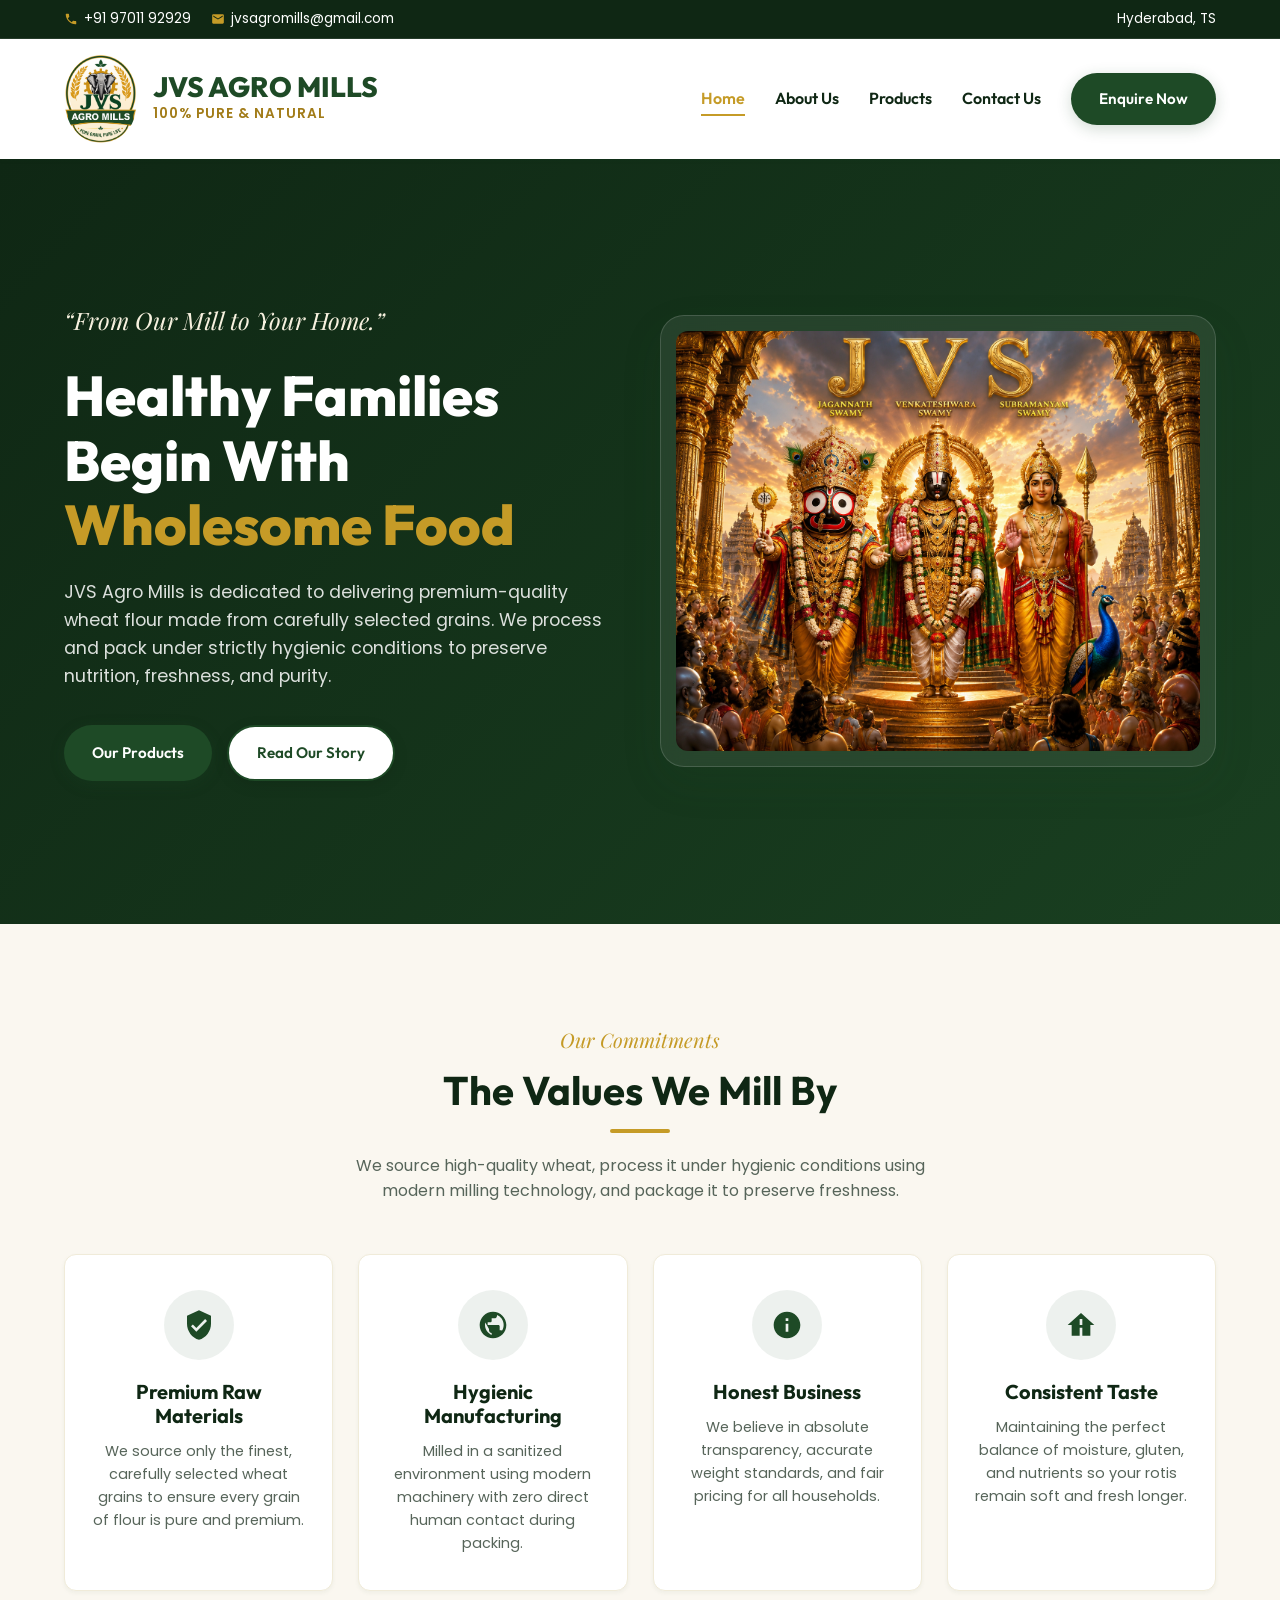
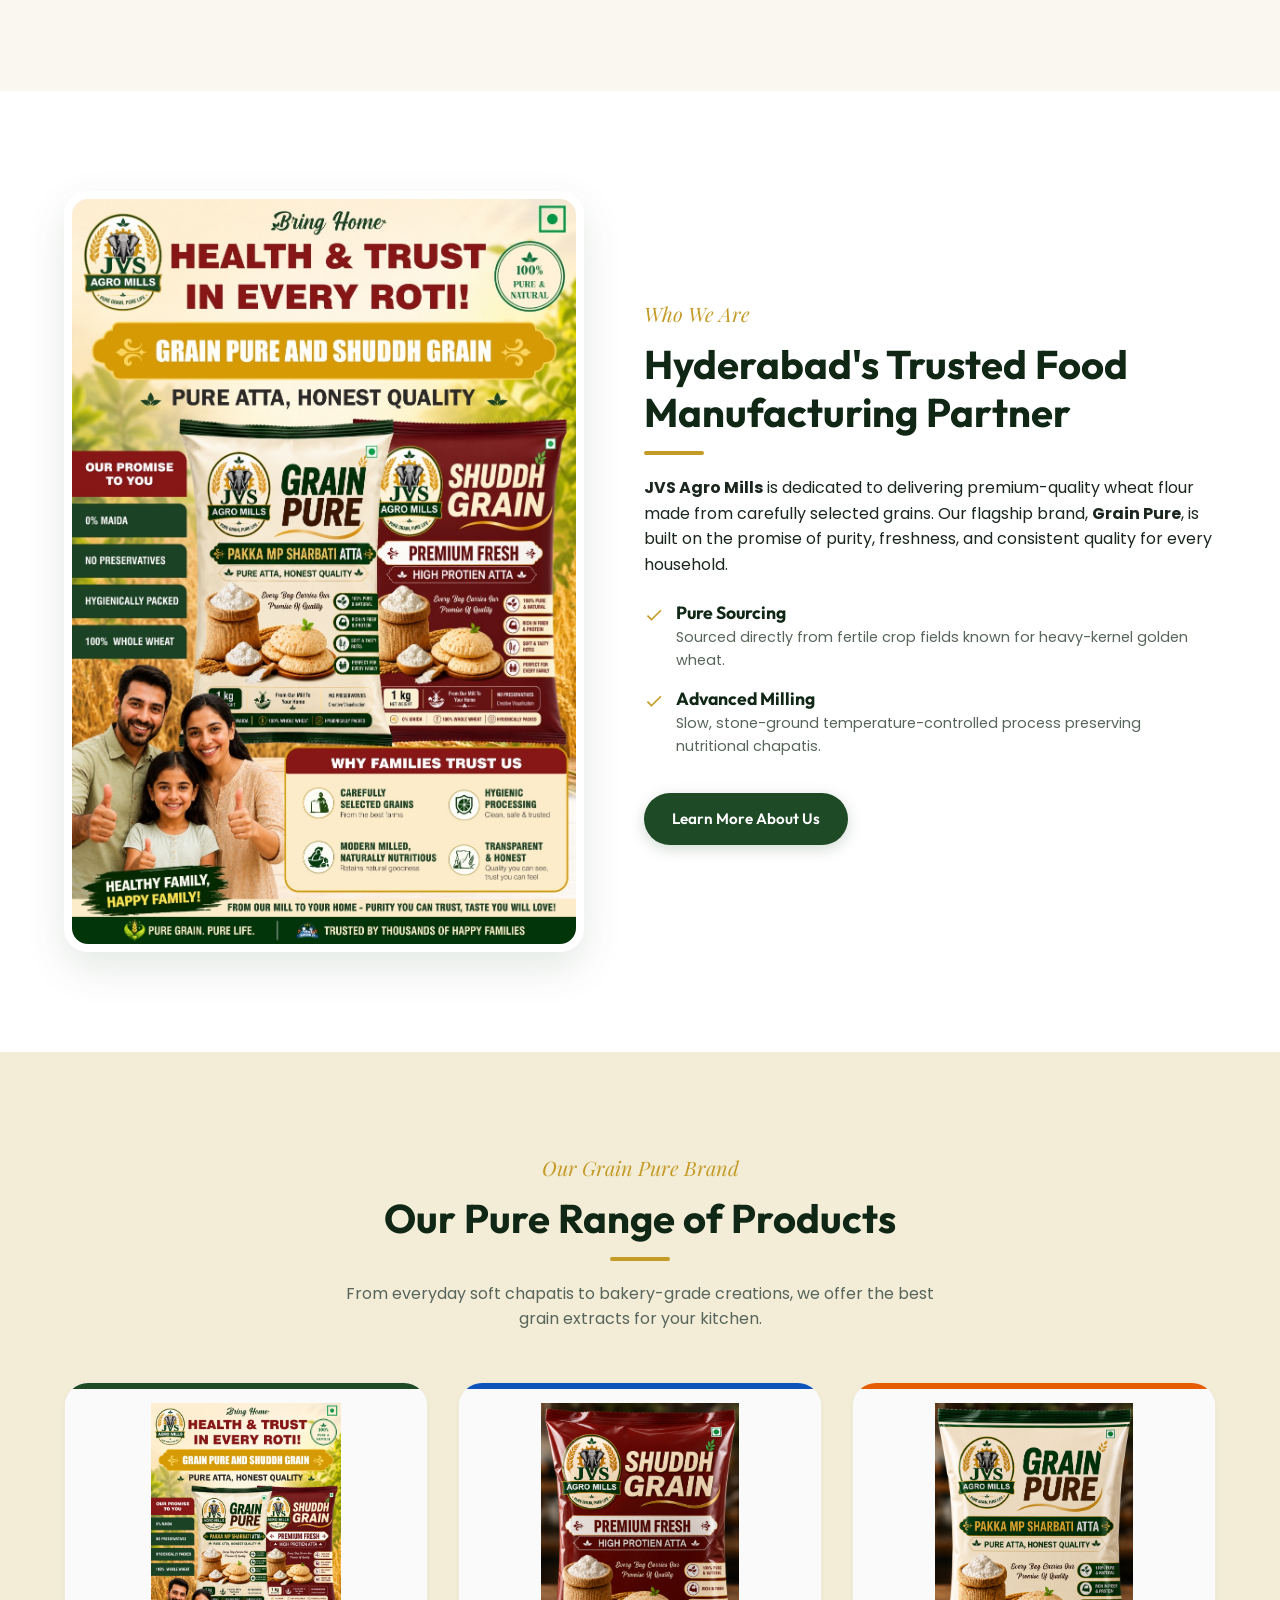
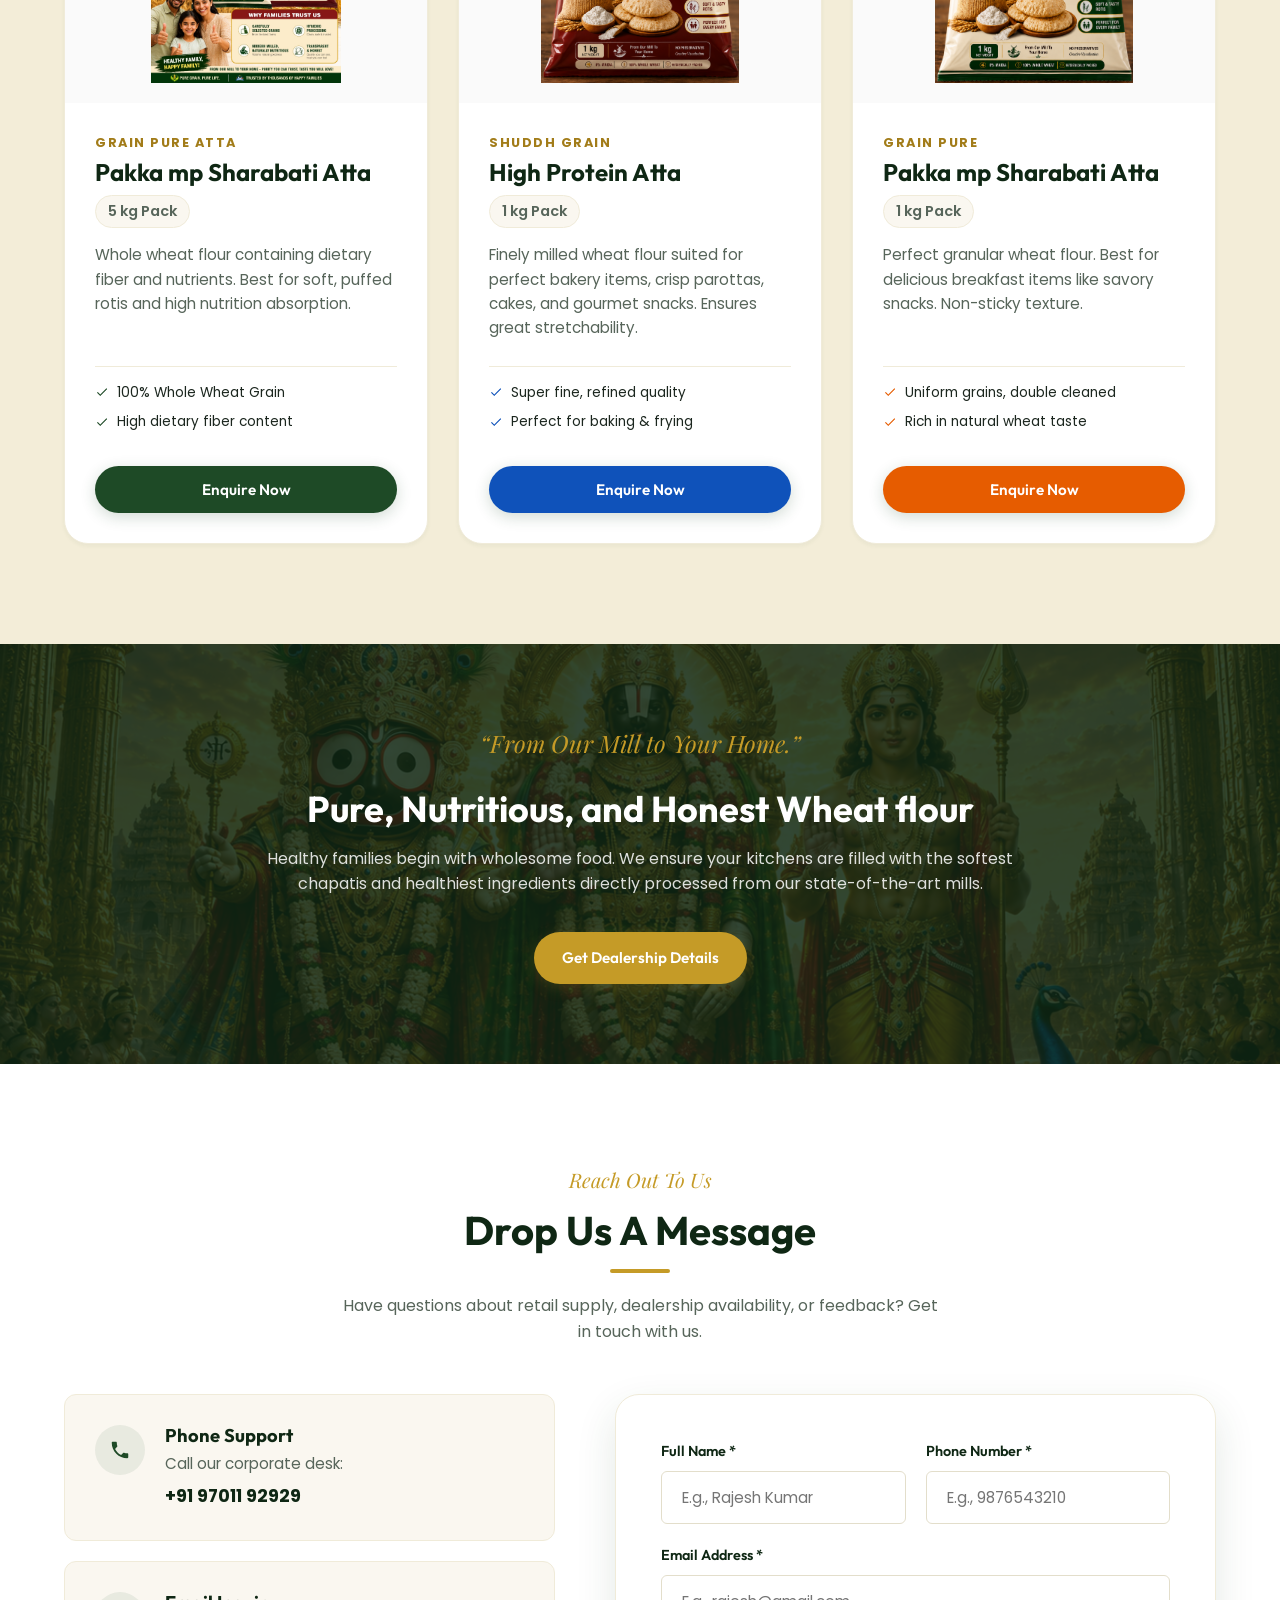
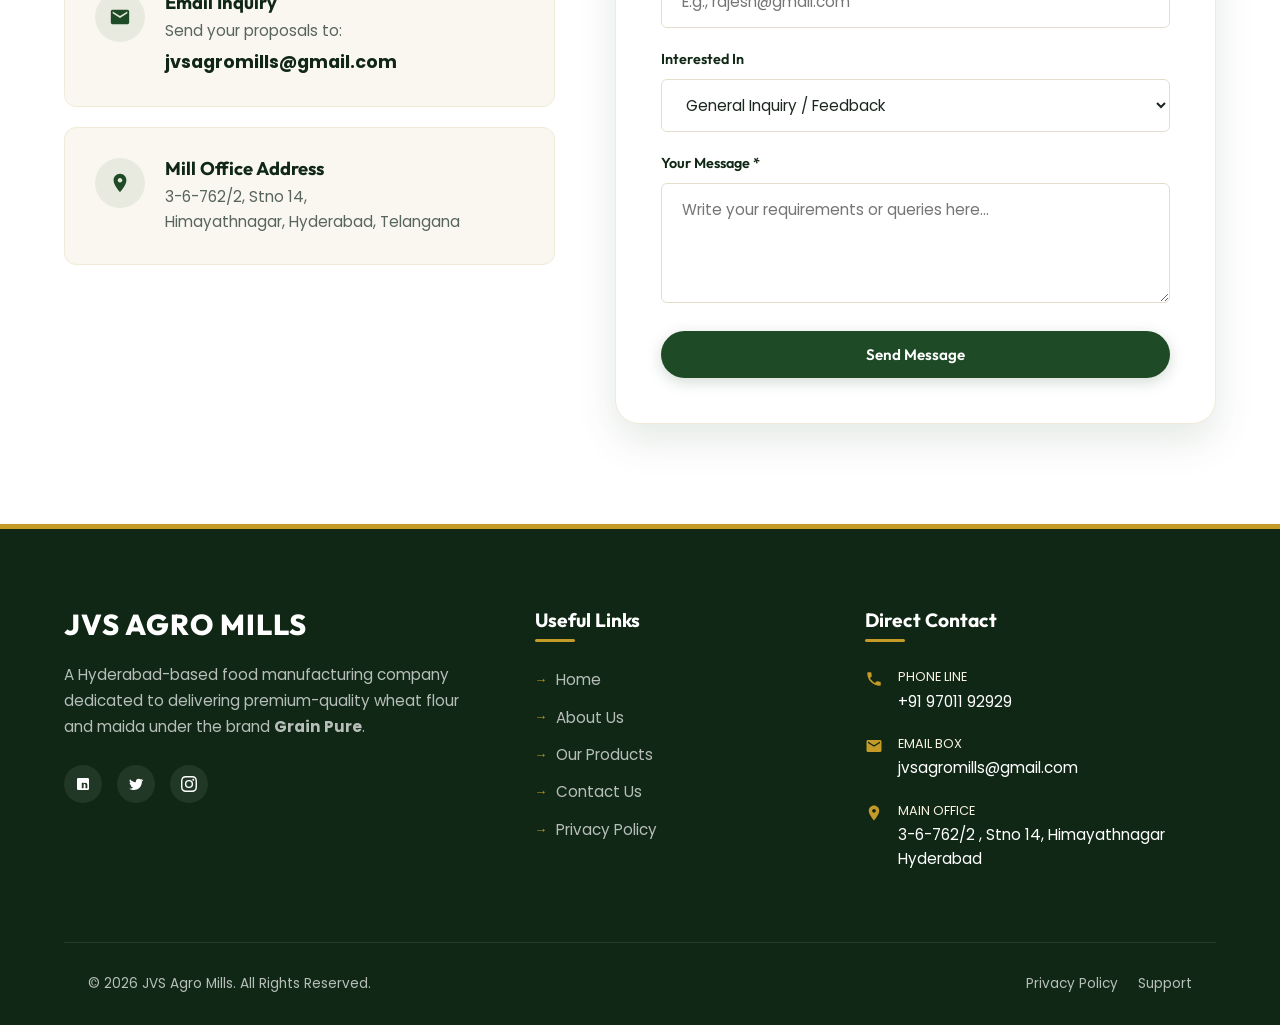
<file: index.html>
<!DOCTYPE html>
<html lang="en">

<head>
    <meta charset="UTF-8">
    <meta name="viewport" content="width=device-width, initial-scale=1.0">
    <title>JVS Agro Mills | Pure & Premium Wheat Flour - From Our Mill to Your Home</title>
    <meta name="description"
        content="JVS Agro Mills is a Hyderabad-based premium wheat flour manufacturer. Explore our Grain Pure brand including Chakki Fresh Atta, Premium Maida, and Premium Sooji.">
    <!-- Favicon -->
    <link rel="icon" type="image/png" href="images/JVS-LOGO.jpg">
    <!-- Custom CSS -->
    <link rel="stylesheet" href="css/style.css">
</head>

<body>

    <!-- Header Top Contact Bar -->
    <div class="header-top">
        <div class="container">
            <div class="top-contact-info">
                <span>
                    <svg viewBox="0 0 24 24">
                        <path
                            d="M6.62 10.79c1.44 2.83 3.76 5.14 6.59 6.59l2.2-2.2c.27-.27.67-.36 1.02-.24 1.12.37 2.33.57 3.57.57.55 0 1 .45 1 1V20c0 .55-.45 1-1 1-9.39 0-17-7.61-17-17 0-.55.45-1 1-1h3.5c.55 0 1 .45 1 1 0 1.25.2 2.45.57 3.57.11.35.03.74-.25 1.02l-2.2 2.2z" />
                    </svg>
                    +91 97011 92929
                </span>
                <span>
                    <svg viewBox="0 0 24 24">
                        <path
                            d="M20 4H4c-1.1 0-1.99.9-1.99 2L2 18c0 1.1.9 2 2 2h16c1.1 0 2-.9 2-2V6c0-1.1-.9-2-2-2zm0 4l-8 5-8-5V6l8 5 8-5v2z" />
                    </svg>
                    jvsagromills@gmail.com
                </span>
            </div>
            <div class="top-socials">
                <span>Hyderabad, TS</span>
            </div>
        </div>
    </div>

    <!-- Main Navigation Header -->
    <header class="main-header" id="navbar">
        <div class="container">
            <nav class="navbar">
                <a href="index.html" class="logo-container">
                    <img src="images/JVS-LOGO.jpg" alt="JVS Agro Mills Logo" class="logo-img">
                    <div class="logo-text">
                        <span class="logo-name">JVS AGRO MILLS</span>
                        <span class="logo-tagline">100% PURE & NATURAL</span>
                    </div>
                </a>

                <ul class="nav-menu">
                    <li><a href="index.html" class="nav-link active">Home</a></li>
                    <li><a href="about.html" class="nav-link">About Us</a></li>
                    <li><a href="products.html" class="nav-link">Products</a></li>
                    <li><a href="contact.html" class="nav-link">Contact Us</a></li>
                    <li class="nav-cta"><a href="contact.html" class="btn btn-primary btn-sm">Enquire Now</a></li>
                </ul>

                <button class="hamburger" aria-label="Toggle Navigation">
                    <span></span>
                    <span></span>
                    <span></span>
                </button>
            </nav>
        </div>
    </header>

    <!-- Hero Section -->
    <section class="hero">
        <div class="hero-overlay"></div>
        <!-- Using the high-res jvs-banner as background visual fallback or styled layout -->
        <div class="container">
            <div class="hero-grid">
                <div class="hero-content reveal">
                    <span class="hero-tagline">“From Our Mill to Your Home.”</span>
                    <h1>Healthy Families Begin With <span>Wholesome Food</span></h1>
                    <p class="hero-desc">JVS Agro Mills is dedicated to delivering premium-quality wheat flour made from
                        carefully selected grains. We process and pack under strictly hygienic conditions to preserve
                        nutrition, freshness, and purity.</p>
                    <div class="hero-buttons">
                        <a href="products.html" class="btn btn-primary">Our Products</a>
                        <a href="about.html" class="btn btn-outline btn-white">Read Our Story</a>
                    </div>
                </div>
                <div class="hero-image-wrapper reveal reveal-right">
                    <div class="hero-banner-card">
                        <img src="images/jvs-banner.png" alt="JVS Agro Mills Banner Card">
                    </div>
                </div>
            </div>
        </div>
    </section>

    <!-- Core Values Section -->
    <section class="features-section section-padding">
        <div class="container">
            <div class="text-center reveal">
                <span class="section-subtitle">Our Commitments</span>
                <h2 class="section-title">The Values We Mill By</h2>
                <p style="max-width: 600px; margin: 0 auto; color: var(--text-muted);">We source high-quality wheat,
                    process it under hygienic conditions using modern milling technology, and package it to preserve
                    freshness.</p>
            </div>

            <div class="features-grid">
                <!-- Value 1 -->
                <div class="feature-card reveal">
                    <div class="feature-icon-box flex-center">
                        <!-- Shield/Quality Icon -->
                        <svg viewBox="0 0 24 24">
                            <path
                                d="M12 1L3 5v6c0 5.55 3.84 10.74 9 12 5.16-1.26 9-6.45 9-12V5l-9-4zm-2 16l-4-4 1.41-1.41L10 14.17l6.59-6.59L18 9l-8 8z" />
                        </svg>
                    </div>
                    <h3>Premium Raw Materials</h3>
                    <p>We source only the finest, carefully selected wheat grains to ensure every grain of flour is pure
                        and premium.</p>
                </div>
                <!-- Value 2 -->
                <div class="feature-card reveal" style="transition-delay: 0.1s;">
                    <div class="feature-icon-box flex-center">
                        <!-- Cleanliness Icon -->
                        <svg viewBox="0 0 24 24">
                            <path
                                d="M12 2C6.48 2 2 6.48 2 12s4.48 10 10 10 10-4.48 10-10S17.52 2 12 2zm1 17.93c-3.95-.49-7-3.85-7-7.93 0-.62.08-1.21.21-1.79L9 15v1c0 1.1.9 2 2 2v1.93zm6.9-2.54c-.26-.81-1-1.39-1.9-1.39h-1v-3c0-.55-.45-1-1-1H8v-2h2c.55 0 1-.45 1-1V7h2c1.1 0 2-.9 2-2v-.41c2.93 1.19 5 4.06 5 7.41 0 2.08-.8 3.97-2.1 5.39z" />
                        </svg>
                    </div>
                    <h3>Hygienic Manufacturing</h3>
                    <p>Milled in a sanitized environment using modern machinery with zero direct human contact during
                        packing.</p>
                </div>
                <!-- Value 3 -->
                <div class="feature-card reveal" style="transition-delay: 0.2s;">
                    <div class="feature-icon-box flex-center">
                        <!-- Honest Icon -->
                        <svg viewBox="0 0 24 24">
                            <path
                                d="M12 2C6.48 2 2 6.48 2 12s4.48 10 10 10 10-4.48 10-10S17.52 2 12 2zm1 15h-2v-6h2v6zm0-8h-2V7h2v2z" />
                        </svg>
                    </div>
                    <h3>Honest Business</h3>
                    <p>We believe in absolute transparency, accurate weight standards, and fair pricing for all
                        households.</p>
                </div>
                <!-- Value 4 -->
                <div class="feature-card reveal" style="transition-delay: 0.3s;">
                    <div class="feature-icon-box flex-center">
                        <!-- Nutrition Icon -->
                        <svg viewBox="0 0 24 24">
                            <path d="M12 3L2 12h3v8h6v-6h2v6h6v-8h3L12 3zm1 9h-2V7.5h2V12z" />
                        </svg>
                    </div>
                    <h3>Consistent Taste</h3>
                    <p>Maintaining the perfect balance of moisture, gluten, and nutrients so your rotis remain soft and
                        fresh longer.</p>
                </div>
            </div>
        </div>
    </section>

    <!-- About Mini Section -->
    <section class="about-section section-padding">
        <div class="container">
            <div class="about-split">
                <div class="about-image-side reveal">
                    <img src="images/product-1.jpeg" alt="Grain Pure Chakki Fresh Atta Packaging"
                        class="about-img-main">
                    <!-- <div class="about-badge">
                        <span>100%</span> Pure Wheat
                    </div> -->
                </div>
                <div class="about-content-side reveal reveal-right">
                    <span class="section-subtitle">Who We Are</span>
                    <h2 class="section-title left-align">Hyderabad's Trusted Food Manufacturing Partner</h2>
                    <p style="margin-bottom: 20px;"><strong>JVS Agro Mills</strong> is dedicated to delivering
                        premium-quality wheat flour made from carefully selected grains. Our flagship brand,
                        <strong>Grain Pure</strong>, is built on the promise of purity, freshness, and consistent
                        quality for every household.
                    </p>

                    <div class="about-list">
                        <div class="about-list-item">
                            <svg viewBox="0 0 24 24">
                                <path d="M9 16.17L4.83 12l-1.42 1.41L9 19 21 7l-1.41-1.41L9 16.17z" />
                            </svg>
                            <div>
                                <h4>Pure Sourcing</h4>
                                <p>Sourced directly from fertile crop fields known for heavy-kernel golden wheat.</p>
                            </div>
                        </div>
                        <div class="about-list-item">
                            <svg viewBox="0 0 24 24">
                                <path d="M9 16.17L4.83 12l-1.42 1.41L9 19 21 7l-1.41-1.41L9 16.17z" />
                            </svg>
                            <div>
                                <h4>Advanced Milling</h4>
                                <p>Slow, stone-ground temperature-controlled process preserving nutritional chapatis.
                                </p>
                            </div>
                        </div>
                    </div>

                    <a href="about.html" class="btn btn-primary">Learn More About Us</a>
                </div>
            </div>
        </div>
    </section>

    <!-- Featured Products Section -->
    <section class="products-section section-padding" style="background-color: var(--bg-cream-dark);">
        <div class="container">
            <div class="text-center reveal">
                <span class="section-subtitle">Our Grain Pure Brand</span>
                <h2 class="section-title">Our Pure Range of Products</h2>
                <p style="max-width: 600px; margin: 0 auto; color: var(--text-muted);">From everyday soft chapatis to
                    bakery-grade creations, we offer the best grain extracts for your kitchen.</p>
            </div>

            <div class="products-grid">
                <!-- Product 1 Atta -->
                <div class="product-card product-atta reveal">
                    <div class="product-img-box">
                        <img src="images/product-1.jpeg" alt="Grain Pure Atta Pakka mp Sharabati Atta">
                    </div>
                    <div class="product-info-box">
                        <span class="product-brand">Grain Pure Atta</span>
                        <h3 class="product-title">Pakka mp Sharabati Atta</h3>
                        <span class="product-wt">5 kg Pack</span>
                        <p class="product-desc">Whole wheat flour containing dietary fiber and nutrients.
                            Best for soft, puffed rotis and high nutrition absorption.</p>

                        <div class="product-features-list">
                            <div class="product-feature-item">
                                <svg viewBox="0 0 24 24">
                                    <path d="M9 16.17L4.83 12l-1.42 1.41L9 19 21 7l-1.41-1.41L9 16.17z" />
                                </svg>
                                <span>100% Whole Wheat Grain</span>
                            </div>
                            <div class="product-feature-item">
                                <svg viewBox="0 0 24 24">
                                    <path d="M9 16.17L4.83 12l-1.42 1.41L9 19 21 7l-1.41-1.41L9 16.17z" />
                                </svg>
                                <span>High dietary fiber content</span>
                            </div>
                        </div>

                        <button class="btn btn-primary product-btn trigger-enquiry"
                            data-product="Pakka mp Sharabati Atta (5 kg)">Enquire Now</button>
                    </div>
                </div>

                <!-- Product 2 Maida -->
                <div class="product-card product-maida reveal" style="transition-delay: 0.1s;">
                    <div class="product-img-box">
                        <img src="images/product-2.png" alt="Grain Pure Premium Maida">
                    </div>
                    <div class="product-info-box">
                        <span class="product-brand">Shuddh Grain</span>
                        <h3 class="product-title">High Protein Atta</h3>
                        <span class="product-wt">1 kg Pack</span>
                        <p class="product-desc">Finely milled wheat flour suited for perfect bakery items, crisp
                            parottas, cakes, and gourmet snacks. Ensures great stretchability.</p>

                        <div class="product-features-list">
                            <div class="product-feature-item">
                                <svg viewBox="0 0 24 24">
                                    <path d="M9 16.17L4.83 12l-1.42 1.41L9 19 21 7l-1.41-1.41L9 16.17z" />
                                </svg>
                                <span>Super fine, refined quality</span>
                            </div>
                            <div class="product-feature-item">
                                <svg viewBox="0 0 24 24">
                                    <path d="M9 16.17L4.83 12l-1.42 1.41L9 19 21 7l-1.41-1.41L9 16.17z" />
                                </svg>
                                <span>Perfect for baking & frying</span>
                            </div>
                        </div>

                        <button class="btn btn-primary product-btn trigger-enquiry"
                            data-product="High Protein Atta (1 kg)">Enquire
                            Now</button>
                    </div>
                </div>

                <!-- Product 3 Sooji -->
                <div class="product-card product-sooji reveal" style="transition-delay: 0.2s;">
                    <div class="product-img-box">
                        <img src="images/product-3.png" alt="Pakka mp Sharabati Atta">
                    </div>
                    <div class="product-info-box">
                        <span class="product-brand">Grain Pure</span>
                        <h3 class="product-title">Pakka mp Sharabati Atta</h3>
                        <span class="product-wt">1 kg Pack</span>
                        <p class="product-desc">Perfect granular wheat flour. Best for delicious breakfast items like
                            savory snacks. Non-sticky texture.</p>

                        <div class="product-features-list">
                            <div class="product-feature-item">
                                <svg viewBox="0 0 24 24">
                                    <path d="M9 16.17L4.83 12l-1.42 1.41L9 19 21 7l-1.41-1.41L9 16.17z" />
                                </svg>
                                <span>Uniform grains, double cleaned</span>
                            </div>
                            <div class="product-feature-item">
                                <svg viewBox="0 0 24 24">
                                    <path d="M9 16.17L4.83 12l-1.42 1.41L9 19 21 7l-1.41-1.41L9 16.17z" />
                                </svg>
                                <span>Rich in natural wheat taste</span>
                            </div>
                        </div>

                        <button class="btn btn-primary product-btn trigger-enquiry"
                            data-product="Pakka mp Sharabati Atta (1 kg)">Enquire
                            Now</button>
                    </div>
                </div>
            </div>
        </div>
    </section>

    <!-- Banner Teaser Section -->
    <section class="banner-teaser section-padding text-center">
        <div class="container">
            <div class="teaser-content reveal">
                <span class="teaser-tagline">“From Our Mill to Your Home.”</span>
                <h2 class="teaser-title">Pure, Nutritious, and Honest Wheat flour</h2>
                <p class="teaser-desc">Healthy families begin with wholesome food. We ensure your kitchens are filled
                    with the softest chapatis and healthiest ingredients directly processed from our state-of-the-art
                    mills.</p>
                <a href="contact.html" class="btn btn-secondary">Get Dealership Details</a>
            </div>
        </div>
    </section>

    <!-- Contact & Feedback Form Section -->
    <section class="contact-section section-padding">
        <div class="container">
            <div class="text-center reveal">
                <span class="section-subtitle">Reach Out To Us</span>
                <h2 class="section-title">Drop Us A Message</h2>
                <p style="max-width: 600px; margin: 0 auto; color: var(--text-muted);">Have questions about retail
                    supply, dealership availability, or feedback? Get in touch with us.</p>
            </div>

            <div class="contact-grid">
                <!-- Info cards side -->
                <div class="contact-info-cards reveal">
                    <!-- Call -->
                    <div class="contact-card">
                        <div class="contact-card-icon flex-center">
                            <svg viewBox="0 0 24 24">
                                <path
                                    d="M6.62 10.79c1.44 2.83 3.76 5.14 6.59 6.59l2.2-2.2c.27-.27.67-.36 1.02-.24 1.12.37 2.33.57 3.57.57.55 0 1 .45 1 1V20c0 .55-.45 1-1 1-9.39 0-17-7.61-17-17 0-.55.45-1 1-1h3.5c.55 0 1 .45 1 1 0 1.25.2 2.45.57 3.57.11.35.03.74-.25 1.02l-2.2 2.2z" />
                            </svg>
                        </div>
                        <div class="contact-card-details">
                            <h4>Phone Support</h4>
                            <p>Call our corporate desk:</p>
                            <p
                                style="font-weight: 700; color: var(--primary-green-dark); font-size: 1.1rem; margin-top: 5px;">
                                +91 97011 92929</p>
                        </div>
                    </div>
                    <!-- Mail -->
                    <div class="contact-card">
                        <div class="contact-card-icon flex-center">
                            <svg viewBox="0 0 24 24">
                                <path
                                    d="M20 4H4c-1.1 0-1.99.9-1.99 2L2 18c0 1.1.9 2 2 2h16c1.1 0 2-.9 2-2V6c0-1.1-.9-2-2-2zm0 4l-8 5-8-5V6l8 5 8-5v2z" />
                            </svg>
                        </div>
                        <div class="contact-card-details">
                            <h4>Email Inquiry</h4>
                            <p>Send your proposals to:</p>
                            <p
                                style="font-weight: 700; color: var(--primary-green-dark); font-size: 1.1rem; margin-top: 5px;">
                                jvsagromills@gmail.com</p>
                        </div>
                    </div>
                    <!-- Address -->
                    <div class="contact-card">
                        <div class="contact-card-icon flex-center">
                            <svg viewBox="0 0 24 24">
                                <path
                                    d="M12 2C8.13 2 5 5.13 5 9c0 5.25 7 13 7 13s7-7.75 7-13c0-3.87-3.13-7-7-7zm0 9.5c-1.38 0-2.5-1.12-2.5-2.5s1.12-2.5 2.5-2.5 2.5 1.12 2.5 2.5-1.12 2.5-2.5 2.5z" />
                            </svg>
                        </div>
                        <div class="contact-card-details">
                            <h4>Mill Office Address</h4>
                            <p>3-6-762/2, Stno 14,<br>Himayathnagar, Hyderabad, Telangana</p>
                        </div>
                    </div>
                </div>

                <!-- Form side -->
                <div class="form-box reveal reveal-right">
                    <form id="jvsContactForm">
                        <div class="form-group-row">
                            <div class="form-group">
                                <label class="form-label" for="name">Full Name *</label>
                                <input type="text" id="name" class="form-control" placeholder="E.g., Rajesh Kumar"
                                    required>
                            </div>
                            <div class="form-group">
                                <label class="form-label" for="phone">Phone Number *</label>
                                <input type="tel" id="phone" class="form-control" placeholder="E.g., 9876543210"
                                    required>
                            </div>
                        </div>
                        <div class="form-group">
                            <label class="form-label" for="email">Email Address *</label>
                            <input type="email" id="email" class="form-control" placeholder="E.g., rajesh@gmail.com"
                                required>
                        </div>
                        <div class="form-group">
                            <label class="form-label" for="interest">Interested In</label>
                            <select id="interest" class="form-control">
                                <option value="General Query">General Inquiry / Feedback</option>
                                <option value="Pakka mp Sharabati Atta (5 kg)">Pakka mp Sharabati Atta (5 kg)</option>
                                <option value="High Protein Atta (1 kg)">High Protein Atta (1 kg)</option>
                                <option value="Pakka mp Sharabati Atta (1 kg)">Pakka mp Sharabati Atta (1 kg)</option>
                                <option value="Dealership Enquiry">Dealership / Distributorship</option>
                            </select>
                        </div>
                        <div class="form-group">
                            <label class="form-label" for="message">Your Message *</label>
                            <textarea id="message" class="form-control"
                                placeholder="Write your requirements or queries here..." required></textarea>
                        </div>
                        <button type="submit" class="btn btn-primary submit-btn">Send Message</button>
                    </form>
                </div>
            </div>
        </div>
    </section>

    <!-- Main Footer -->
    <footer class="main-footer">
        <div class="container">
            <div class="footer-grid">
                <!-- Footer About -->
                <div class="footer-col">
                    <div class="footer-about-logo">
                        <span class="logo-name">JVS AGRO MILLS</span>
                    </div>
                    <p class="footer-about-desc">A Hyderabad-based food manufacturing company dedicated to delivering
                        premium-quality wheat flour and maida under the brand <strong>Grain Pure</strong>.
                    </p>
                    <div class="footer-social-links">
                        <a href="#" class="footer-social-btn flex-center" aria-label="Facebook"><svg
                                viewBox="0 0 24 24">
                                <path
                                    d="M19 3a2 2 0 0 1 2 2v14a2 2 0 0 1-2 2H5a2 2 0 0 1-2-2V5a2 2 0 0 1 2-2h14m-.5 15.5v-5.3a3.26 3.26 0 0 0-3.26-3.26c-.85 0-1.84.52-2.32 1.3v-1.11h-2.79v8.37h2.79v-4.93c0-.77.62-1.4 1.39-1.4a1.4 1.4 0 0 1 1.4 1.4v4.93h2.79z" />
                            </svg></a>
                        <a href="#" class="footer-social-btn flex-center" aria-label="Twitter"><svg viewBox="0 0 24 24">
                                <path
                                    d="M22.46 6c-.77.35-1.6.58-2.46.69.88-.53 1.56-1.37 1.88-2.38-.83.5-1.75.85-2.72 1.05C18.37 4.5 17.26 4 16 4c-2.35 0-4.27 1.92-4.27 4.29 0 .34.04.67.11.98C8.28 9.09 5.11 7.38 3 4.79c-.37.63-.58 1.37-.58 2.15 0 1.49.75 2.81 1.91 3.56-.7 0-1.37-.2-1.95-.54v.05c0 2.08 1.48 3.82 3.44 4.21a4.22 4.22 0 0 1-1.93.07 4.28 4.28 0 0 0 4 2.98 8.52 8.52 0 0 1-5.31 1.83c-.35 0-.69-.02-1.02-.06C3.9 20.34 6.25 21 8.76 21 16.57 21 20.8 14.54 20.8 8.97c0-.18 0-.37-.01-.55.83-.6 1.56-1.35 2.13-2.21z" />
                            </svg></a>
                        <a href="#" class="footer-social-btn flex-center" aria-label="Instagram"><svg
                                viewBox="0 0 24 24">
                                <path
                                    d="M12 2.163c3.204 0 3.584.012 4.85.07 3.252.148 4.771 1.691 4.919 4.919.058 1.265.069 1.645.069 4.849 0 3.205-.012 3.584-.069 4.849-.149 3.225-1.664 4.771-4.919 4.919-1.266.058-1.644.07-4.85.07-3.204 0-3.584-.012-4.849-.07-3.26-.149-4.771-1.699-4.919-4.92-.058-1.265-.07-1.644-.07-4.849 0-3.204.013-3.583.07-4.849.149-3.227 1.664-4.771 4.919-4.919 1.266-.057 1.645-.069 4.849-.069zM12 0C8.741 0 8.333.014 7.053.072 2.695.272.273 2.69.073 7.051.014 8.333 0 8.741 0 12c0 3.259.014 3.668.072 4.948.2 4.358 2.618 6.78 6.98 6.98 1.281.058 1.689.072 4.948.072 3.259 0 3.668-.014 4.948-.072 4.354-.2 6.782-2.618 6.979-6.98.059-1.28.073-1.689.073-4.948 0-3.259-.014-3.667-.072-4.947-.196-4.354-2.617-6.78-6.979-6.98C15.668.014 15.259 0 12 0zm0 5.838a6.162 6.162 0 1 0 0 12.324 6.162 6.162 0 0 0 0-12.324zM12 16a4 4 0 1 1 0-8 4 4 0 0 1 0 8zm6.406-11.845a1.44 1.44 0 1 0 0 2.881 1.44 1.44 0 0 0 0-2.881z" />
                            </svg></a>
                    </div>
                </div>

                <!-- Footer Quick Links -->
                <div class="footer-col">
                    <h4>Useful Links</h4>
                    <ul class="footer-links-list">
                        <li><a href="index.html">Home</a></li>
                        <li><a href="about.html">About Us</a></li>
                        <li><a href="products.html">Our Products</a></li>
                        <li><a href="contact.html">Contact Us</a></li>
                        <li><a href="privacy.html">Privacy Policy</a></li>
                    </ul>
                </div>

                <!-- Footer Contacts -->
                <div class="footer-col">
                    <h4>Direct Contact</h4>
                    <div class="footer-contact-item">
                        <svg viewBox="0 0 24 24">
                            <path
                                d="M6.62 10.79c1.44 2.83 3.76 5.14 6.59 6.59l2.2-2.2c.27-.27.67-.36 1.02-.24 1.12.37 2.33.57 3.57.57.55 0 1 .45 1 1V20c0 .55-.45 1-1 1-9.39 0-17-7.61-17-17 0-.55.45-1 1-1h3.5c.55 0 1 .45 1 1 0 1.25.2 2.45.57 3.57.11.35.03.74-.25 1.02l-2.2 2.2z" />
                        </svg>
                        <div class="footer-contact-text">
                            <span>Phone Line</span>
                            <p>+91 97011 92929</p>
                        </div>
                    </div>
                    <div class="footer-contact-item">
                        <svg viewBox="0 0 24 24">
                            <path
                                d="M20 4H4c-1.1 0-1.99.9-1.99 2L2 18c0 1.1.9 2 2 2h16c1.1 0 2-.9 2-2V6c0-1.1-.9-2-2-2zm0 4l-8 5-8-5V6l8 5 8-5v2z" />
                        </svg>
                        <div class="footer-contact-text">
                            <span>Email Box</span>
                            <p>jvsagromills@gmail.com</p>
                        </div>
                    </div>
                    <div class="footer-contact-item">
                        <svg viewBox="0 0 24 24">
                            <path
                                d="M12 2C8.13 2 5 5.13 5 9c0 5.25 7 13 7 13s7-7.75 7-13c0-3.87-3.13-7-7-7zm0 9.5c-1.38 0-2.5-1.12-2.5-2.5s1.12-2.5 2.5-2.5 2.5 1.12 2.5 2.5-1.12 2.5-2.5 2.5z" />
                        </svg>
                        <div class="footer-contact-text">
                            <span>Main Office</span>
                            <p>3-6-762/2 , Stno 14, Himayathnagar Hyderabad</p>
                        </div>
                    </div>
                </div>
            </div>

            <!-- Footer Bottom -->
            <div class="footer-bottom">
                <div class="container">
                    <p>&copy; 2026 JVS Agro Mills. All Rights Reserved.</p>
                    <div class="footer-bottom-links">
                        <a href="privacy.html">Privacy Policy</a>
                        <a href="contact.html">Support</a>
                    </div>
                </div>
            </div>
        </div>
    </footer>

    <!-- Quick Enquiry Modal -->
    <div id="enquiryModal" class="modal-backdrop">
        <div class="modal-box">
            <div class="modal-header">
                <h3 class="modal-title">Quick Product Enquiry</h3>
                <button class="modal-close" aria-label="Close modal">&times;</button>
            </div>
            <div class="modal-body">
                <form id="modalEnquiryForm">
                    <div class="form-group">
                        <label class="form-label" for="modalName">Your Name *</label>
                        <input type="text" id="modalName" class="form-control" placeholder="Enter your full name"
                            required>
                    </div>
                    <div class="form-group">
                        <label class="form-label" for="modalEmail">Email Address *</label>
                        <input type="email" id="modalEmail" class="form-control" placeholder="Enter your email"
                            required>
                    </div>
                    <div class="form-group">
                        <label class="form-label" for="modalPhone">Mobile Number *</label>
                        <input type="tel" id="modalPhone" class="form-control" placeholder="Enter your 10-digit mobile"
                            required>
                    </div>
                    <div class="form-group">
                        <label class="form-label" for="productInterest">Product of Interest</label>
                        <select id="productInterest" class="form-control">
                            <option value="Pakka mp Sharabati Atta (5 kg)">Pakka mp Sharabati Atta (5 kg)</option>
                            <option value="High Protein Atta (1 kg)">High Protein Atta (1 kg)</option>
                            <option value="Pakka mp Sharabati Atta (1 kg)">Pakka mp Sharabati Atta (1 kg)</option>
                            <option value="General Inquiry">General Inquiry / Bulk Orders</option>
                        </select>
                    </div>
                    <div class="form-group">
                        <label class="form-label" for="modalMessage">Message / Requirements</label>
                        <textarea id="modalMessage" class="form-control"
                            placeholder="Tell us about your bulk requirement..."></textarea>
                    </div>
                    <button type="submit" class="btn btn-primary submit-btn">Submit Enquiry</button>
                </form>
            </div>
        </div>
    </div>

    <!-- Central Script -->
    <script src="js/main.js"></script>
</body>

</html>
</file>
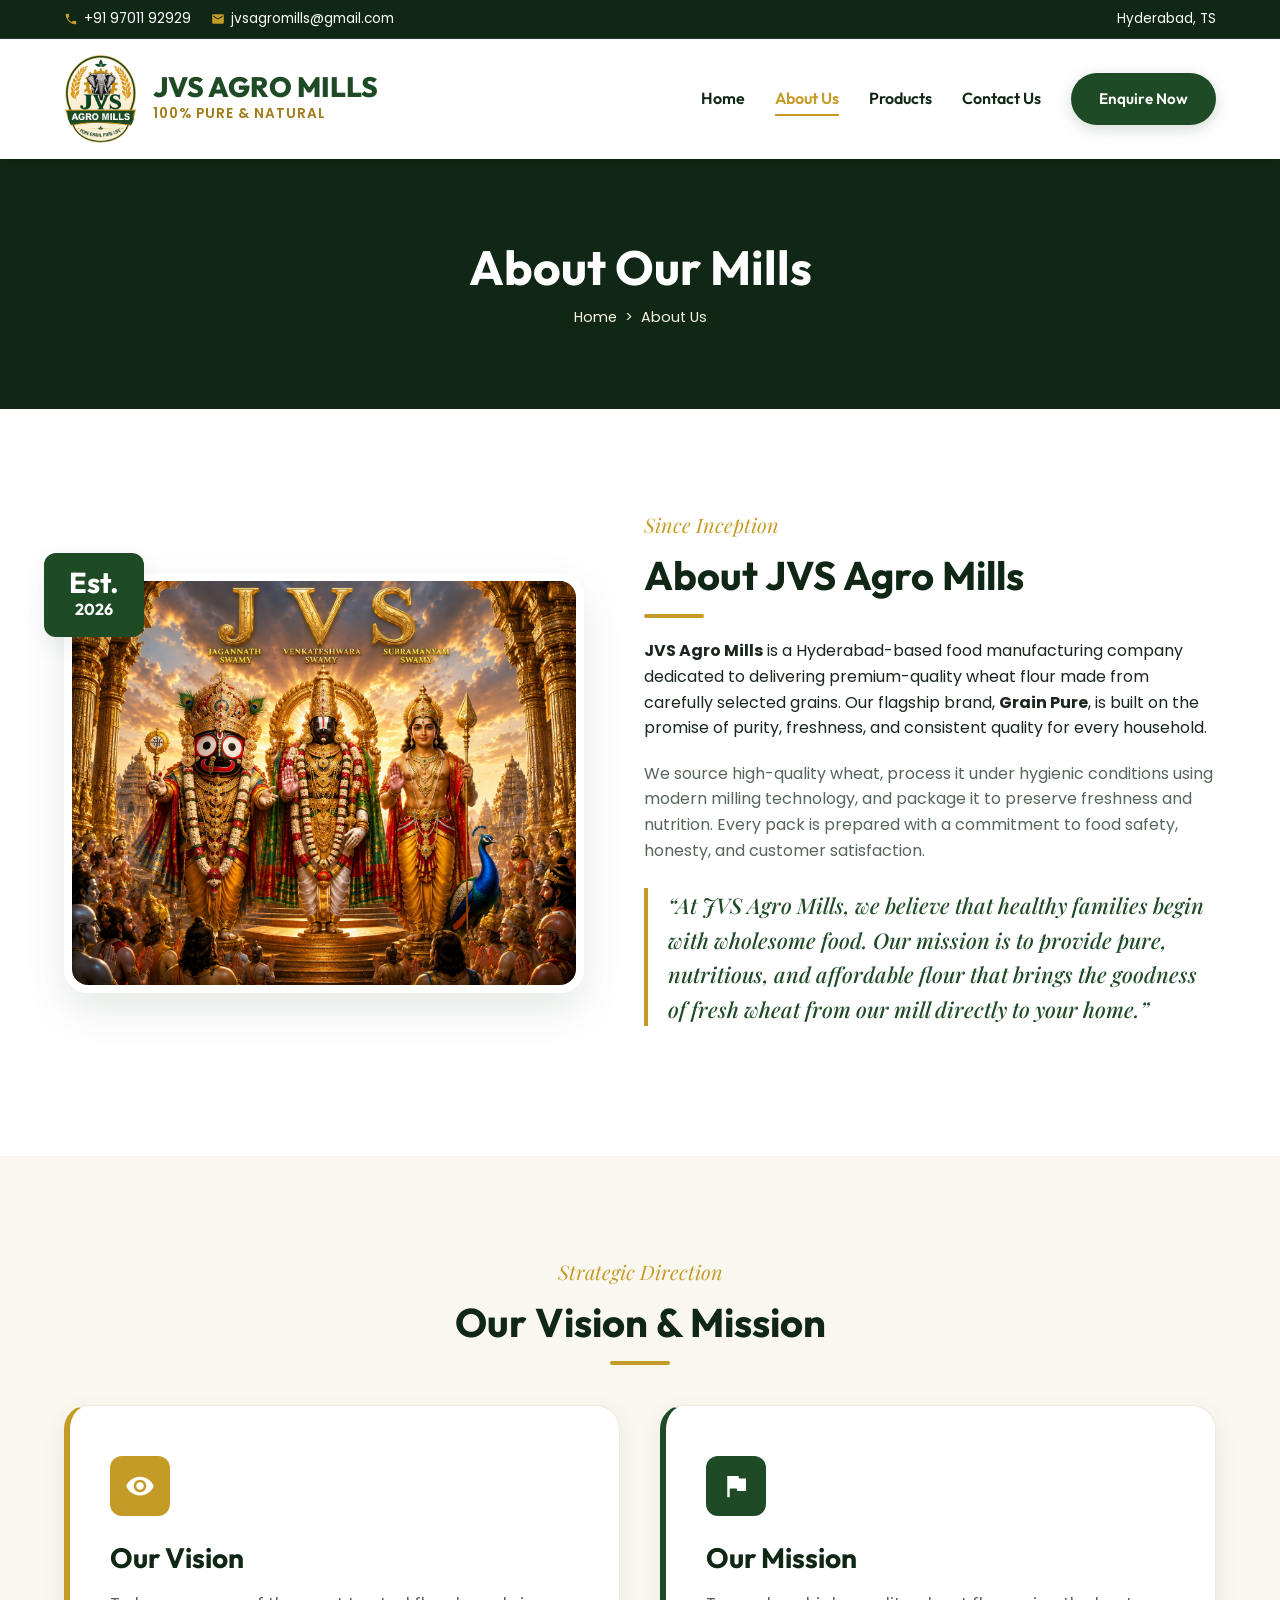
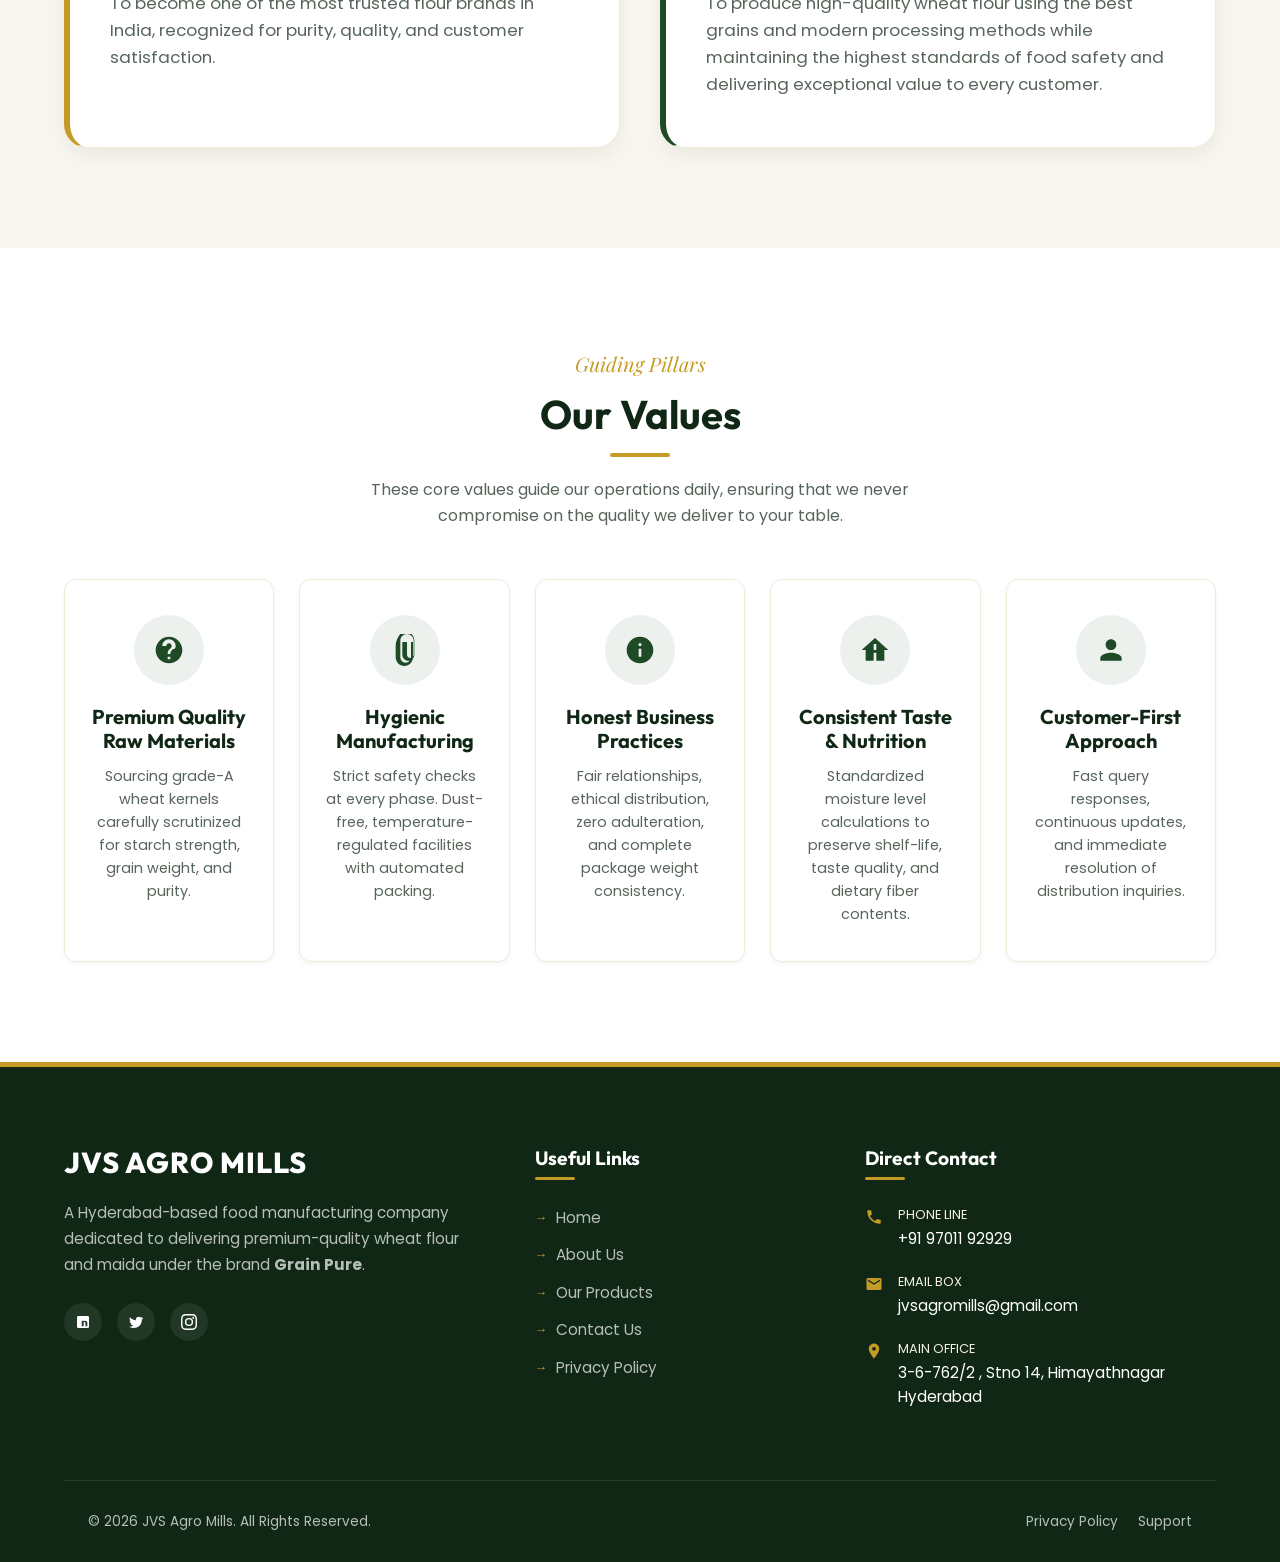
<file: about.html>
<!DOCTYPE html>
<html lang="en">

<head>
    <meta charset="UTF-8">
    <meta name="viewport" content="width=device-width, initial-scale=1.0">
    <title>About Us | JVS Agro Mills - From Our Mill to Your Home</title>
    <meta name="description"
        content="Learn about JVS Agro Mills, a Hyderabad-based premium wheat flour manufacturer. Read about our values, vision, and mission to deliver pure wheat products.">
    <!-- Favicon -->
    <link rel="icon" type="image/png" href="images/JVS-LOGO.jpg">
    <!-- Custom CSS -->
    <link rel="stylesheet" href="css/style.css">
</head>

<body>

    <!-- Header Top Contact Bar -->
    <div class="header-top">
        <div class="container">
            <div class="top-contact-info">
                <span>
                    <svg viewBox="0 0 24 24">
                        <path
                            d="M6.62 10.79c1.44 2.83 3.76 5.14 6.59 6.59l2.2-2.2c.27-.27.67-.36 1.02-.24 1.12.37 2.33.57 3.57.57.55 0 1 .45 1 1V20c0 .55-.45 1-1 1-9.39 0-17-7.61-17-17 0-.55.45-1 1-1h3.5c.55 0 1 .45 1 1 0 1.25.2 2.45.57 3.57.11.35.03.74-.25 1.02l-2.2 2.2z" />
                    </svg>
                    +91 97011 92929
                </span>
                <span>
                    <svg viewBox="0 0 24 24">
                        <path
                            d="M20 4H4c-1.1 0-1.99.9-1.99 2L2 18c0 1.1.9 2 2 2h16c1.1 0 2-.9 2-2V6c0-1.1-.9-2-2-2zm0 4l-8 5-8-5V6l8 5 8-5v2z" />
                    </svg>
                    jvsagromills@gmail.com
                </span>
            </div>
            <div class="top-socials">
                <span>Hyderabad, TS</span>
            </div>
        </div>
    </div>

    <!-- Main Navigation Header -->
    <header class="main-header" id="navbar">
        <div class="container">
            <nav class="navbar">
                <a href="index.html" class="logo-container">
                    <img src="images/JVS-LOGO.jpg" alt="JVS Agro Mills Logo" class="logo-img">
                    <div class="logo-text">
                        <span class="logo-name">JVS AGRO MILLS</span>
                        <span class="logo-tagline">100% PURE & NATURAL</span>
                    </div>
                </a>

                <ul class="nav-menu">
                    <li><a href="index.html" class="nav-link">Home</a></li>
                    <li><a href="about.html" class="nav-link active">About Us</a></li>
                    <li><a href="products.html" class="nav-link">Products</a></li>
                    <li><a href="contact.html" class="nav-link">Contact Us</a></li>
                    <li class="nav-cta"><a href="contact.html" class="btn btn-primary btn-sm">Enquire Now</a></li>
                </ul>

                <button class="hamburger" aria-label="Toggle Navigation">
                    <span></span>
                    <span></span>
                    <span></span>
                </button>
            </nav>
        </div>
    </header>

    <!-- Page Breadcrumb Hero -->
    <section class="product-hero">
        <div class="container">
            <h1 class="page-title">About Our Mills</h1>
            <div class="breadcrumbs">
                <a href="index.html">Home</a>
                <span>&gt;</span>
                <span>About Us</span>
            </div>
        </div>
    </section>

    <!-- Detailed Story Section -->
    <section class="about-section section-padding">
        <div class="container">
            <div class="about-split">
                <div class="about-image-side reveal">
                    <img src="images/jvs-banner.png" alt="JVS Agro Mills Banner Details" class="about-img-main">
                    <div class="about-badge" style="background-color: var(--primary-green);">
                        <span>Est.</span> 2026
                    </div>
                </div>
                <div class="about-content-side reveal reveal-right">
                    <span class="section-subtitle">Since Inception</span>
                    <h2 class="section-title left-align">About JVS Agro Mills</h2>
                    <p style="margin-bottom: 20px;"><strong>JVS Agro Mills</strong> is a Hyderabad-based food
                        manufacturing company dedicated to delivering premium-quality wheat flour made from carefully
                        selected grains. Our flagship brand, <strong>Grain Pure</strong>, is built on the promise of
                        purity, freshness, and consistent quality for every household.</p>
                    <p style="margin-bottom: 25px; color: var(--text-muted);">We source high-quality wheat, process it
                        under hygienic conditions using modern milling technology, and package it to preserve freshness
                        and nutrition. Every pack is prepared with a commitment to food safety, honesty, and customer
                        satisfaction.</p>
                    <p
                        style="font-weight: 500; font-family: 'Playfair Display', serif; font-style: italic; font-size: 1.35rem; color: var(--primary-green); border-left: 4px solid var(--primary-gold); padding-left: 20px; margin-bottom: 30px;">
                        “At JVS Agro Mills, we believe that healthy families begin with wholesome food. Our mission is
                        to provide pure, nutritious, and affordable flour that brings the goodness of fresh wheat from
                        our mill directly to your home.”</p>
                </div>
            </div>
        </div>
    </section>

    <!-- Our Vision & Mission Section -->
    <section class="vision-mission-section section-padding">
        <div class="container">
            <div class="text-center reveal">
                <span class="section-subtitle">Strategic Direction</span>
                <h2 class="section-title">Our Vision & Mission</h2>
            </div>

            <div class="vm-grid">
                <!-- Vision Card -->
                <div class="vm-card vision-card reveal">
                    <div class="vm-icon flex-center">
                        <!-- Eye / Globe Icon -->
                        <svg viewBox="0 0 24 24">
                            <path
                                d="M12 4.5C7 4.5 2.73 7.61 1 12c1.73 4.39 6 7.5 11 7.5s9.27-3.11 11-7.5c-1.73-4.39-6-7.5-11-7.5zM12 17c-2.76 0-5-2.24-5-5s2.24-5 5-5 5 2.24 5 5-2.24 5-5 5zm0-8c-1.66 0-3 1.34-3 3s1.34 3 3 3 3-1.34 3-3-1.34-3-3-3z" />
                        </svg>
                    </div>
                    <h3>Our Vision</h3>
                    <p>To become one of the most trusted flour brands in India, recognized for purity, quality, and
                        customer satisfaction.</p>
                </div>

                <!-- Mission Card -->
                <div class="vm-card mission-card reveal" style="transition-delay: 0.1s;">
                    <div class="vm-icon flex-center">
                        <!-- Target / Flag Icon -->
                        <svg viewBox="0 0 24 24">
                            <path d="M14.4 6L14 4H5v17h2v-7h5.6l.4 2h7V6h-5.6z" />
                        </svg>
                    </div>
                    <h3>Our Mission</h3>
                    <p>To produce high-quality wheat flour using the best grains and modern processing methods while
                        maintaining the highest standards of food safety and delivering exceptional value to every
                        customer.</p>
                </div>
            </div>
        </div>
    </section>

    <!-- Our Core Values Detailed Grid -->
    <section class="features-section section-padding" style="background-color: var(--bg-light);">
        <div class="container">
            <div class="text-center reveal">
                <span class="section-subtitle">Guiding Pillars</span>
                <h2 class="section-title">Our Values</h2>
                <p style="max-width: 600px; margin: 0 auto; color: var(--text-muted);">These core values guide our
                    operations daily, ensuring that we never compromise on the quality we deliver to your table.</p>
            </div>

            <div class="features-grid" style="grid-template-columns: repeat(auto-fit, minmax(200px, 1fr));">
                <!-- Value 1 -->
                <div class="feature-card reveal">
                    <div class="feature-icon-box flex-center">
                        <svg viewBox="0 0 24 24">
                            <path
                                d="M12 2C6.48 2 2 6.48 2 12s4.48 10 10 10 10-4.48 10-10S17.52 2 12 2zm1 17h-2v-2h2v2zm2.07-7.75l-.9.92C13.45 12.9 13 13.5 13 15h-2v-.5c0-1.1.45-2.1 1.17-2.83l1.24-1.26c.37-.36.59-.86.59-1.41 0-1.1-.9-2-2-2s-2 .9-2 2H7c0-2.76 2.24-5 5-5s5 2.24 5 5c0 1.04-.42 1.99-1.07 2.25z" />
                        </svg>
                    </div>
                    <h3>Premium Quality Raw Materials</h3>
                    <p>Sourcing grade-A wheat kernels carefully scrutinized for starch strength, grain weight, and
                        purity.</p>
                </div>
                <!-- Value 2 -->
                <div class="feature-card reveal" style="transition-delay: 0.1s;">
                    <div class="feature-icon-box flex-center">
                        <svg viewBox="0 0 24 24">
                            <path
                                d="M16.5 6v11.5c0 2.21-1.79 4-4 4s-4-1.79-4-4V5c0-2.76 2.24-5 5-5s5 2.24 5 5v10.5c0 1.38-1.12 2.5-2.5 2.5s-2.5-1.12-2.5-2.5V6H10v9.5c0 2.48 2.02 4.5 4.5 4.5s4.5-2.02 4.5-4.5V5c0-3.86-3.14-7-7-7S5 4.86 5 8.75V17.5c0 3.59 2.91 6.5 6.5 6.5s6.5-2.91 6.5-6.5V6h-1.5z" />
                        </svg>
                    </div>
                    <h3>Hygienic Manufacturing</h3>
                    <p>Strict safety checks at every phase. Dust-free, temperature-regulated facilities with automated
                        packing.</p>
                </div>
                <!-- Value 3 -->
                <div class="feature-card reveal" style="transition-delay: 0.2s;">
                    <div class="feature-icon-box flex-center">
                        <svg viewBox="0 0 24 24">
                            <path
                                d="M12 2C6.48 2 2 6.48 2 12s4.48 10 10 10 10-4.48 10-10S17.52 2 12 2zm1 15h-2v-6h2v6zm0-8h-2V7h2v2z" />
                        </svg>
                    </div>
                    <h3>Honest Business Practices</h3>
                    <p>Fair relationships, ethical distribution, zero adulteration, and complete package weight
                        consistency.</p>
                </div>
                <!-- Value 4 -->
                <div class="feature-card reveal" style="transition-delay: 0.3s;">
                    <div class="feature-icon-box flex-center">
                        <svg viewBox="0 0 24 24">
                            <path d="M12 3L2 12h3v8h6v-6h2v6h6v-8h3L12 3zm1 9h-2V7.5h2V12z" />
                        </svg>
                    </div>
                    <h3>Consistent Taste & Nutrition</h3>
                    <p>Standardized moisture level calculations to preserve shelf-life, taste quality, and dietary fiber
                        contents.</p>
                </div>
                <!-- Value 5 -->
                <div class="feature-card reveal" style="transition-delay: 0.4s;">
                    <div class="feature-icon-box flex-center">
                        <svg viewBox="0 0 24 24">
                            <path
                                d="M12 12c2.21 0 4-1.79 4-4s-1.79-4-4-4-4 1.79-4 4 1.79 4 4 4zm0 2c-2.67 0-8 1.34-8 4v2h16v-2c0-2.66-5.33-4-8-4z" />
                        </svg>
                    </div>
                    <h3>Customer-First Approach</h3>
                    <p>Fast query responses, continuous updates, and immediate resolution of distribution inquiries.</p>
                </div>
            </div>
        </div>
    </section>

    <!-- Main Footer -->
    <footer class="main-footer">
        <div class="container">
            <div class="footer-grid">
                <!-- Footer About -->
                <div class="footer-col">
                    <div class="footer-about-logo">
                        <span class="logo-name">JVS AGRO MILLS</span>
                    </div>
                    <p class="footer-about-desc">A Hyderabad-based food manufacturing company dedicated to delivering
                        premium-quality wheat flour and maida under the brand <strong>Grain Pure</strong>.
                    </p>
                    <div class="footer-social-links">
                        <a href="#" class="footer-social-btn flex-center" aria-label="Facebook"><svg
                                viewBox="0 0 24 24">
                                <path
                                    d="M19 3a2 2 0 0 1 2 2v14a2 2 0 0 1-2 2H5a2 2 0 0 1-2-2V5a2 2 0 0 1 2-2h14m-.5 15.5v-5.3a3.26 3.26 0 0 0-3.26-3.26c-.85 0-1.84.52-2.32 1.3v-1.11h-2.79v8.37h2.79v-4.93c0-.77.62-1.4 1.39-1.4a1.4 1.4 0 0 1 1.4 1.4v4.93h2.79z" />
                            </svg></a>
                        <a href="#" class="footer-social-btn flex-center" aria-label="Twitter"><svg viewBox="0 0 24 24">
                                <path
                                    d="M22.46 6c-.77.35-1.6.58-2.46.69.88-.53 1.56-1.37 1.88-2.38-.83.5-1.75.85-2.72 1.05C18.37 4.5 17.26 4 16 4c-2.35 0-4.27 1.92-4.27 4.29 0 .34.04.67.11.98C8.28 9.09 5.11 7.38 3 4.79c-.37.63-.58 1.37-.58 2.15 0 1.49.75 2.81 1.91 3.56-.7 0-1.37-.2-1.95-.54v.05c0 2.08 1.48 3.82 3.44 4.21a4.22 4.22 0 0 1-1.93.07 4.28 4.28 0 0 0 4 2.98 8.52 8.52 0 0 1-5.31 1.83c-.35 0-.69-.02-1.02-.06C3.9 20.34 6.25 21 8.76 21 16.57 21 20.8 14.54 20.8 8.97c0-.18 0-.37-.01-.55.83-.6 1.56-1.35 2.13-2.21z" />
                            </svg></a>
                        <a href="#" class="footer-social-btn flex-center" aria-label="Instagram"><svg
                                viewBox="0 0 24 24">
                                <path
                                    d="M12 2.163c3.204 0 3.584.012 4.85.07 3.252.148 4.771 1.691 4.919 4.919.058 1.265.069 1.645.069 4.849 0 3.205-.012 3.584-.069 4.849-.149 3.225-1.664 4.771-4.919 4.919-1.266.058-1.644.07-4.85.07-3.204 0-3.584-.012-4.849-.07-3.26-.149-4.771-1.699-4.919-4.92-.058-1.265-.07-1.644-.07-4.849 0-3.204.013-3.583.07-4.849.149-3.227 1.664-4.771 4.919-4.919 1.266-.057 1.645-.069 4.849-.069zM12 0C8.741 0 8.333.014 7.053.072 2.695.272.273 2.69.073 7.051.014 8.333 0 8.741 0 12c0 3.259.014 3.668.072 4.948.2 4.358 2.618 6.78 6.98 6.98 1.281.058 1.689.072 4.948.072 3.259 0 3.668-.014 4.948-.072 4.354-.2 6.782-2.618 6.979-6.98.059-1.28.073-1.689.073-4.948 0-3.259-.014-3.667-.072-4.947-.196-4.354-2.617-6.78-6.979-6.98C15.668.014 15.259 0 12 0zm0 5.838a6.162 6.162 0 1 0 0 12.324 6.162 6.162 0 0 0 0-12.324zM12 16a4 4 0 1 1 0-8 4 4 0 0 1 0 8zm6.406-11.845a1.44 1.44 0 1 0 0 2.881 1.44 1.44 0 0 0 0-2.881z" />
                            </svg></a>
                    </div>
                </div>

                <!-- Footer Quick Links -->
                <div class="footer-col">
                    <h4>Useful Links</h4>
                    <ul class="footer-links-list">
                        <li><a href="index.html">Home</a></li>
                        <li><a href="about.html">About Us</a></li>
                        <li><a href="products.html">Our Products</a></li>
                        <li><a href="contact.html">Contact Us</a></li>
                        <li><a href="privacy.html">Privacy Policy</a></li>
                    </ul>
                </div>

                <!-- Footer Contacts -->
                <div class="footer-col">
                    <h4>Direct Contact</h4>
                    <div class="footer-contact-item">
                        <svg viewBox="0 0 24 24">
                            <path
                                d="M6.62 10.79c1.44 2.83 3.76 5.14 6.59 6.59l2.2-2.2c.27-.27.67-.36 1.02-.24 1.12.37 2.33.57 3.57.57.55 0 1 .45 1 1V20c0 .55-.45 1-1 1-9.39 0-17-7.61-17-17 0-.55.45-1 1-1h3.5c.55 0 1 .45 1 1 0 1.25.2 2.45.57 3.57.11.35.03.74-.25 1.02l-2.2 2.2z" />
                        </svg>
                        <div class="footer-contact-text">
                            <span>Phone Line</span>
                            <p>+91 97011 92929</p>
                        </div>
                    </div>
                    <div class="footer-contact-item">
                        <svg viewBox="0 0 24 24">
                            <path
                                d="M20 4H4c-1.1 0-1.99.9-1.99 2L2 18c0 1.1.9 2 2 2h16c1.1 0 2-.9 2-2V6c0-1.1-.9-2-2-2zm0 4l-8 5-8-5V6l8 5 8-5v2z" />
                        </svg>
                        <div class="footer-contact-text">
                            <span>Email Box</span>
                            <p>jvsagromills@gmail.com</p>
                        </div>
                    </div>
                    <div class="footer-contact-item">
                        <svg viewBox="0 0 24 24">
                            <path
                                d="M12 2C8.13 2 5 5.13 5 9c0 5.25 7 13 7 13s7-7.75 7-13c0-3.87-3.13-7-7-7zm0 9.5c-1.38 0-2.5-1.12-2.5-2.5s1.12-2.5 2.5-2.5 2.5 1.12 2.5 2.5-1.12 2.5-2.5 2.5z" />
                        </svg>
                        <div class="footer-contact-text">
                            <span>Main Office</span>
                            <p>3-6-762/2 , Stno 14, Himayathnagar Hyderabad</p>
                        </div>
                    </div>
                </div>
            </div>

            <!-- Footer Bottom -->
            <div class="footer-bottom">
                <div class="container">
                    <p>&copy; 2026 JVS Agro Mills. All Rights Reserved.</p>
                    <div class="footer-bottom-links">
                        <a href="privacy.html">Privacy Policy</a>
                        <a href="contact.html">Support</a>
                    </div>
                </div>
            </div>
        </div>
    </footer>

    <!-- Central Script -->
    <script src="js/main.js"></script>
</body>

</html>
</file>
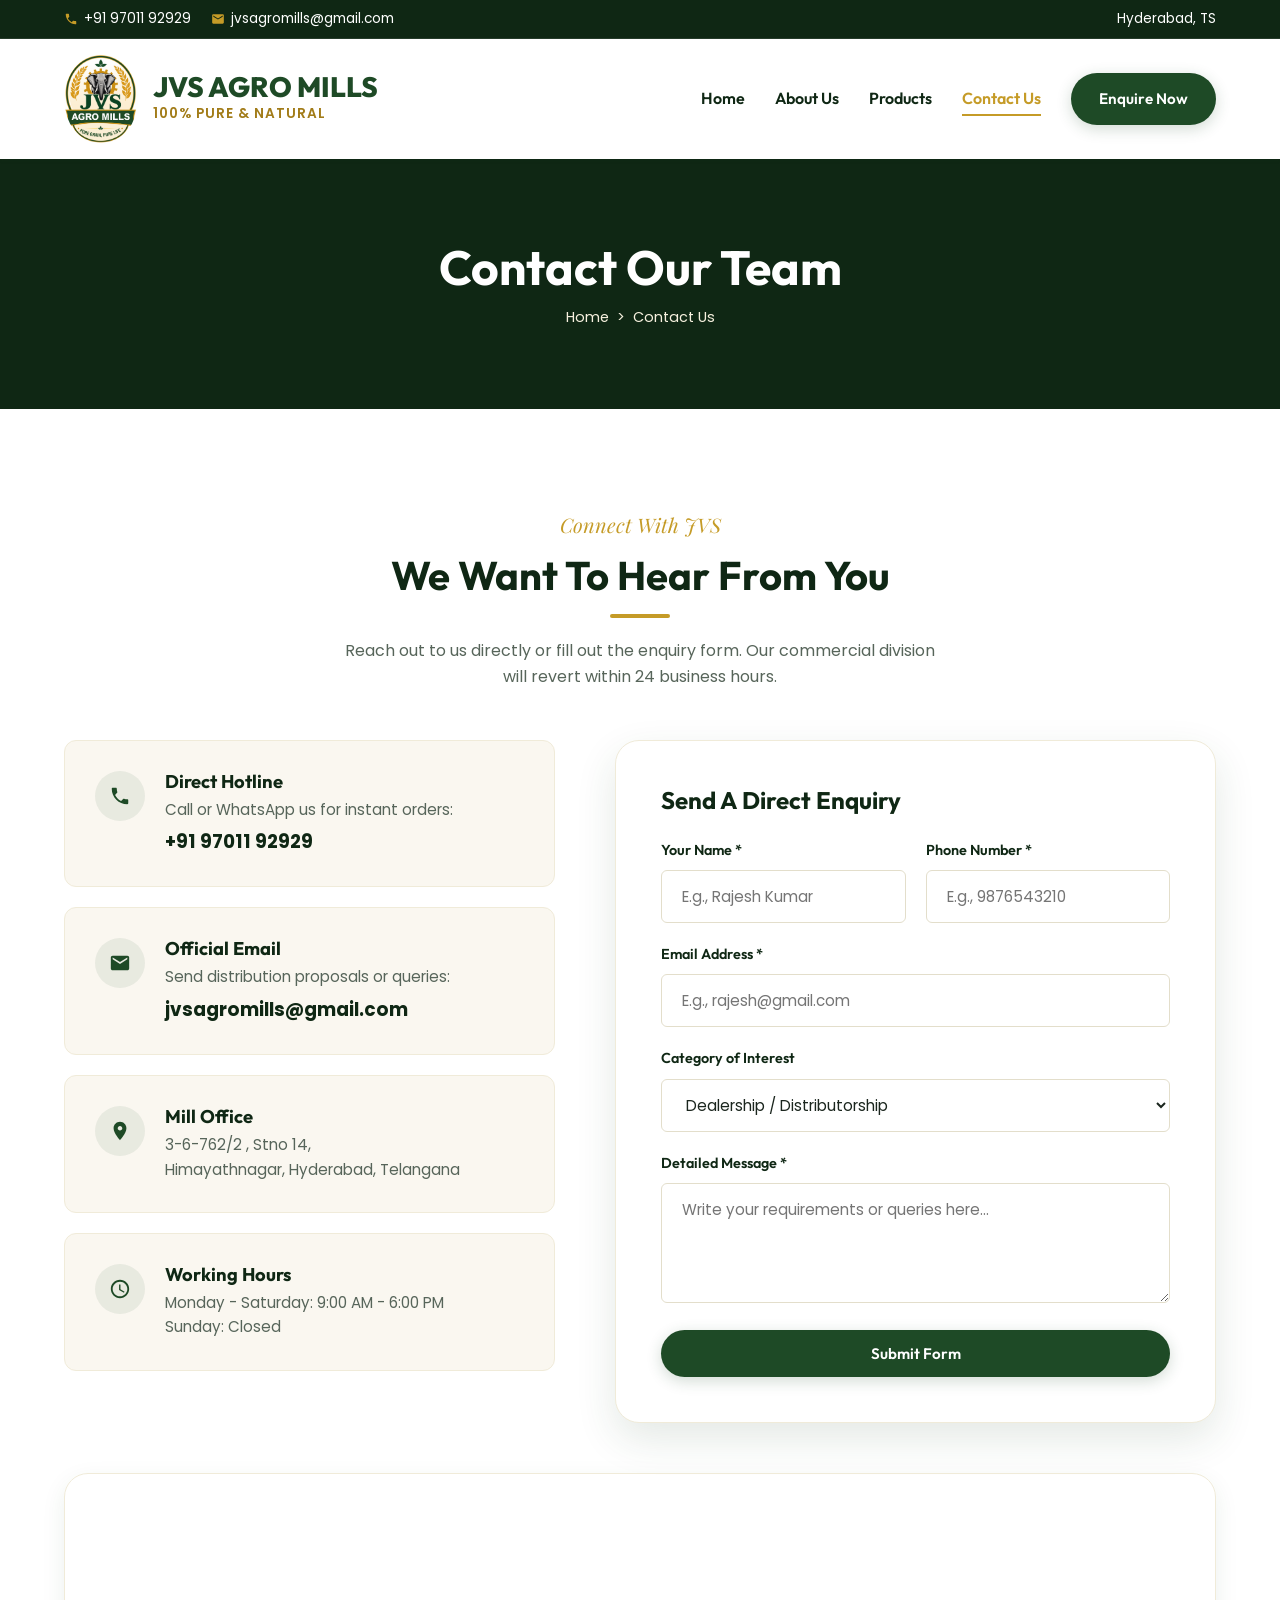
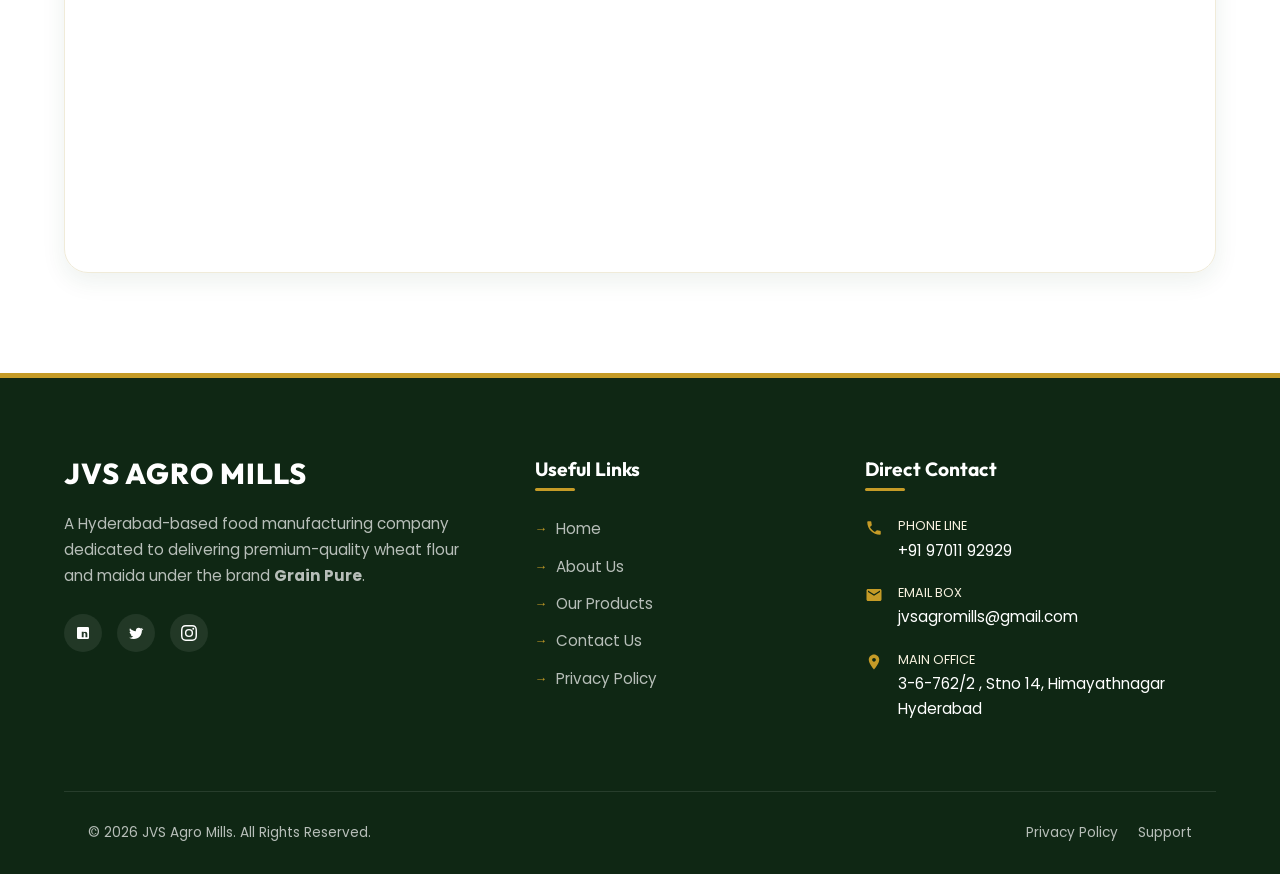
<file: contact.html>
<!DOCTYPE html>
<html lang="en">

<head>
    <meta charset="UTF-8">
    <meta name="viewport" content="width=device-width, initial-scale=1.0">
    <title>Contact Us | Dealership Inquiries | JVS Agro Mills</title>
    <meta name="description"
        content="Get in touch with JVS Agro Mills in Himayathnagar, Hyderabad. Call +91 9701192929, email us, or send an enquiry for retail supply and flour dealerships.">
    <!-- Favicon -->
    <link rel="icon" type="image/png" href="images/JVS-LOGO.jpg">
    <!-- Custom CSS -->
    <link rel="stylesheet" href="css/style.css">
</head>

<body>

    <!-- Header Top Contact Bar -->
    <div class="header-top">
        <div class="container">
            <div class="top-contact-info">
                <span>
                    <svg viewBox="0 0 24 24">
                        <path
                            d="M6.62 10.79c1.44 2.83 3.76 5.14 6.59 6.59l2.2-2.2c.27-.27.67-.36 1.02-.24 1.12.37 2.33.57 3.57.57.55 0 1 .45 1 1V20c0 .55-.45 1-1 1-9.39 0-17-7.61-17-17 0-.55.45-1 1-1h3.5c.55 0 1 .45 1 1 0 1.25.2 2.45.57 3.57.11.35.03.74-.25 1.02l-2.2 2.2z" />
                    </svg>
                    +91 97011 92929
                </span>
                <span>
                    <svg viewBox="0 0 24 24">
                        <path
                            d="M20 4H4c-1.1 0-1.99.9-1.99 2L2 18c0 1.1.9 2 2 2h16c1.1 0 2-.9 2-2V6c0-1.1-.9-2-2-2zm0 4l-8 5-8-5V6l8 5 8-5v2z" />
                    </svg>
                    jvsagromills@gmail.com
                </span>
            </div>
            <div class="top-socials">
                <span>Hyderabad, TS</span>
            </div>
        </div>
    </div>

    <!-- Main Navigation Header -->
    <header class="main-header" id="navbar">
        <div class="container">
            <nav class="navbar">
                <a href="index.html" class="logo-container">
                    <img src="images/JVS-LOGO.jpg" alt="JVS Agro Mills Logo" class="logo-img">
                    <div class="logo-text">
                        <span class="logo-name">JVS AGRO MILLS</span>
                        <span class="logo-tagline">100% PURE & NATURAL</span>
                    </div>
                </a>

                <ul class="nav-menu">
                    <li><a href="index.html" class="nav-link">Home</a></li>
                    <li><a href="about.html" class="nav-link">About Us</a></li>
                    <li><a href="products.html" class="nav-link">Products</a></li>
                    <li><a href="contact.html" class="nav-link active">Contact Us</a></li>
                    <li class="nav-cta"><a href="contact.html" class="btn btn-primary btn-sm">Enquire Now</a></li>
                </ul>

                <button class="hamburger" aria-label="Toggle Navigation">
                    <span></span>
                    <span></span>
                    <span></span>
                </button>
            </nav>
        </div>
    </header>

    <!-- Page Breadcrumb Hero -->
    <section class="product-hero">
        <div class="container">
            <h1 class="page-title">Contact Our Team</h1>
            <div class="breadcrumbs">
                <a href="index.html">Home</a>
                <span>&gt;</span>
                <span>Contact Us</span>
            </div>
        </div>
    </section>

    <!-- Contact details, operational hours, form -->
    <section class="contact-section section-padding">
        <div class="container">
            <div class="text-center reveal">
                <span class="section-subtitle">Connect With JVS</span>
                <h2 class="section-title">We Want To Hear From You</h2>
                <p style="max-width: 600px; margin: 0 auto; color: var(--text-muted);">Reach out to us directly or fill
                    out the enquiry form. Our commercial division will revert within 24 business hours.</p>
            </div>

            <div class="contact-grid">
                <!-- Info column -->
                <div class="contact-info-cards reveal">
                    <!-- Telephone -->
                    <div class="contact-card">
                        <div class="contact-card-icon flex-center">
                            <svg viewBox="0 0 24 24">
                                <path
                                    d="M6.62 10.79c1.44 2.83 3.76 5.14 6.59 6.59l2.2-2.2c.27-.27.67-.36 1.02-.24 1.12.37 2.33.57 3.57.57.55 0 1 .45 1 1V20c0 .55-.45 1-1 1-9.39 0-17-7.61-17-17 0-.55.45-1 1-1h3.5c.55 0 1 .45 1 1 0 1.25.2 2.45.57 3.57.11.35.03.74-.25 1.02l-2.2 2.2z" />
                            </svg>
                        </div>
                        <div class="contact-card-details">
                            <h4>Direct Hotline</h4>
                            <p>Call or WhatsApp us for instant orders:</p>
                            <p
                                style="font-weight: 700; color: var(--primary-green-dark); font-size: 1.15rem; margin-top: 5px;">
                                +91 97011 92929</p>
                        </div>
                    </div>
                    <!-- Mail -->
                    <div class="contact-card">
                        <div class="contact-card-icon flex-center">
                            <svg viewBox="0 0 24 24">
                                <path
                                    d="M20 4H4c-1.1 0-1.99.9-1.99 2L2 18c0 1.1.9 2 2 2h16c1.1 0 2-.9 2-2V6c0-1.1-.9-2-2-2zm0 4l-8 5-8-5V6l8 5 8-5v2z" />
                            </svg>
                        </div>
                        <div class="contact-card-details">
                            <h4>Official Email</h4>
                            <p>Send distribution proposals or queries:</p>
                            <p
                                style="font-weight: 700; color: var(--primary-green-dark); font-size: 1.15rem; margin-top: 5px;">
                                jvsagromills@gmail.com</p>
                        </div>
                    </div>
                    <!-- Physical address -->
                    <div class="contact-card">
                        <div class="contact-card-icon flex-center">
                            <svg viewBox="0 0 24 24">
                                <path
                                    d="M12 2C8.13 2 5 5.13 5 9c0 5.25 7 13 7 13s7-7.75 7-13c0-3.87-3.13-7-7-7zm0 9.5c-1.38 0-2.5-1.12-2.5-2.5s1.12-2.5 2.5-2.5 2.5 1.12 2.5 2.5-1.12 2.5-2.5 2.5z" />
                            </svg>
                        </div>
                        <div class="contact-card-details">
                            <h4>Mill Office</h4>
                            <p>3-6-762/2 , Stno 14,<br>Himayathnagar, Hyderabad, Telangana</p>
                        </div>
                    </div>
                    <!-- Timing -->
                    <div class="contact-card">
                        <div class="contact-card-icon flex-center">
                            <svg viewBox="0 0 24 24">
                                <path
                                    d="M11.99 2C6.47 2 2 6.48 2 12s4.47 10 9.99 10C17.52 22 22 17.52 22 12S17.52 2 11.99 2zM12 20c-4.42 0-8-3.58-8-8s3.58-8 8-8 8 3.58 8 8-3.58 8-8 8zm.5-13H11v6l5.25 3.15.75-1.23-4.5-2.67V7z" />
                            </svg>
                        </div>
                        <div class="contact-card-details">
                            <h4>Working Hours</h4>
                            <p>Monday - Saturday: 9:00 AM - 6:00 PM</p>
                            <p>Sunday: Closed</p>
                        </div>
                    </div>
                </div>

                <!-- Form column -->
                <div class="form-box reveal reveal-right">
                    <h3 style="margin-bottom: 25px; font-size: 1.5rem; color: var(--primary-green-dark);">Send A Direct
                        Enquiry</h3>
                    <form id="jvsContactForm">
                        <div class="form-group-row">
                            <div class="form-group">
                                <label class="form-label" for="name">Your Name *</label>
                                <input type="text" id="name" class="form-control" placeholder="E.g., Rajesh Kumar"
                                    required>
                            </div>
                            <div class="form-group">
                                <label class="form-label" for="phone">Phone Number *</label>
                                <input type="tel" id="phone" class="form-control" placeholder="E.g., 9876543210"
                                    required>
                            </div>
                        </div>
                        <div class="form-group">
                            <label class="form-label" for="email">Email Address *</label>
                            <input type="email" id="email" class="form-control" placeholder="E.g., rajesh@gmail.com"
                                required>
                        </div>
                        <div class="form-group">
                            <label class="form-label" for="interest">Category of Interest</label>
                            <select id="interest" class="form-control">
                                <option value="Dealership Enquiry">Dealership / Distributorship</option>
                                <option value="Pakka mp Sharabati Atta (5 kg)">Pakka mp Sharabati Atta (5 kg)</option>
                                <option value="High Protein Atta (1 kg)">High Protein Atta (1 kg)</option>
                                <option value="Pakka mp Sharabati Atta (1 kg)">Pakka mp Sharabati Atta (1 kg)</option>
                                <option value="General Query">General Feedback / Other Inquiry</option>
                            </select>
                        </div>
                        <div class="form-group">
                            <label class="form-label" for="message">Detailed Message *</label>
                            <textarea id="message" class="form-control"
                                placeholder="Write your requirements or queries here..." required></textarea>
                        </div>
                        <button type="submit" class="btn btn-primary submit-btn">Submit Form</button>
                    </form>
                </div>
            </div>

            <!-- Map section -->
            <div class="map-container reveal">
                <iframe
                    src="https://www.google.com/maps/embed?pb=!1m18!1m12!1m3!1d3807.4116560935515!2d78.48151837593685!3d17.404018802996906!2m3!1f0!2f0!3f0!3m2!1i1024!2i768!4f13.1!3m3!1m2!1s0x3bcb99df5e95cfc9%3A0xe54e6fa0f1fb2587!2sHimayatnagar%2C%20Hyderabad%2C%20Telangana!5e0!3m2!1sen!2sin!4v1700000000000!5m2!1sen!2sin"
                    width="100%" height="400" style="border:0;" allowfullscreen="" loading="lazy"
                    referrerpolicy="no-referrer-when-downgrade"></iframe>
            </div>
        </div>
    </section>

    <!-- Main Footer -->
    <footer class="main-footer">
        <div class="container">
            <div class="footer-grid">
                <!-- Footer About -->
                <div class="footer-col">
                    <div class="footer-about-logo">
                        <span class="logo-name">JVS AGRO MILLS</span>
                    </div>
                    <p class="footer-about-desc">A Hyderabad-based food manufacturing company dedicated to delivering
                        premium-quality wheat flour and maida under the brand <strong>Grain Pure</strong>.
                    </p>
                    <div class="footer-social-links">
                        <a href="#" class="footer-social-btn flex-center" aria-label="Facebook"><svg
                                viewBox="0 0 24 24">
                                <path
                                    d="M19 3a2 2 0 0 1 2 2v14a2 2 0 0 1-2 2H5a2 2 0 0 1-2-2V5a2 2 0 0 1 2-2h14m-.5 15.5v-5.3a3.26 3.26 0 0 0-3.26-3.26c-.85 0-1.84.52-2.32 1.3v-1.11h-2.79v8.37h2.79v-4.93c0-.77.62-1.4 1.39-1.4a1.4 1.4 0 0 1 1.4 1.4v4.93h2.79z" />
                            </svg></a>
                        <a href="#" class="footer-social-btn flex-center" aria-label="Twitter"><svg viewBox="0 0 24 24">
                                <path
                                    d="M22.46 6c-.77.35-1.6.58-2.46.69.88-.53 1.56-1.37 1.88-2.38-.83.5-1.75.85-2.72 1.05C18.37 4.5 17.26 4 16 4c-2.35 0-4.27 1.92-4.27 4.29 0 .34.04.67.11.98C8.28 9.09 5.11 7.38 3 4.79c-.37.63-.58 1.37-.58 2.15 0 1.49.75 2.81 1.91 3.56-.7 0-1.37-.2-1.95-.54v.05c0 2.08 1.48 3.82 3.44 4.21a4.22 4.22 0 0 1-1.93.07 4.28 4.28 0 0 0 4 2.98 8.52 8.52 0 0 1-5.31 1.83c-.35 0-.69-.02-1.02-.06C3.9 20.34 6.25 21 8.76 21 16.57 21 20.8 14.54 20.8 8.97c0-.18 0-.37-.01-.55.83-.6 1.56-1.35 2.13-2.21z" />
                            </svg></a>
                        <a href="#" class="footer-social-btn flex-center" aria-label="Instagram"><svg
                                viewBox="0 0 24 24">
                                <path
                                    d="M12 2.163c3.204 0 3.584.012 4.85.07 3.252.148 4.771 1.691 4.919 4.919.058 1.265.069 1.645.069 4.849 0 3.205-.012 3.584-.069 4.849-.149 3.225-1.664 4.771-4.919 4.919-1.266.058-1.644.07-4.85.07-3.204 0-3.584-.012-4.849-.07-3.26-.149-4.771-1.699-4.919-4.92-.058-1.265-.07-1.644-.07-4.849 0-3.204.013-3.583.07-4.849.149-3.227 1.664-4.771 4.919-4.919 1.266-.057 1.645-.069 4.849-.069zM12 0C8.741 0 8.333.014 7.053.072 2.695.272.273 2.69.073 7.051.014 8.333 0 8.741 0 12c0 3.259.014 3.668.072 4.948.2 4.358 2.618 6.78 6.98 6.98 1.281.058 1.689.072 4.948.072 3.259 0 3.668-.014 4.948-.072 4.354-.2 6.782-2.618 6.979-6.98.059-1.28.073-1.689.073-4.948 0-3.259-.014-3.667-.072-4.947-.196-4.354-2.617-6.78-6.979-6.98C15.668.014 15.259 0 12 0zm0 5.838a6.162 6.162 0 1 0 0 12.324 6.162 6.162 0 0 0 0-12.324zM12 16a4 4 0 1 1 0-8 4 4 0 0 1 0 8zm6.406-11.845a1.44 1.44 0 1 0 0 2.881 1.44 1.44 0 0 0 0-2.881z" />
                            </svg></a>
                    </div>
                </div>

                <!-- Footer Quick Links -->
                <div class="footer-col">
                    <h4>Useful Links</h4>
                    <ul class="footer-links-list">
                        <li><a href="index.html">Home</a></li>
                        <li><a href="about.html">About Us</a></li>
                        <li><a href="products.html">Our Products</a></li>
                        <li><a href="contact.html">Contact Us</a></li>
                        <li><a href="privacy.html">Privacy Policy</a></li>
                    </ul>
                </div>

                <!-- Footer Contacts -->
                <div class="footer-col">
                    <h4>Direct Contact</h4>
                    <div class="footer-contact-item">
                        <svg viewBox="0 0 24 24">
                            <path
                                d="M6.62 10.79c1.44 2.83 3.76 5.14 6.59 6.59l2.2-2.2c.27-.27.67-.36 1.02-.24 1.12.37 2.33.57 3.57.57.55 0 1 .45 1 1V20c0 .55-.45 1-1 1-9.39 0-17-7.61-17-17 0-.55.45-1 1-1h3.5c.55 0 1 .45 1 1 0 1.25.2 2.45.57 3.57.11.35.03.74-.25 1.02l-2.2 2.2z" />
                        </svg>
                        <div class="footer-contact-text">
                            <span>Phone Line</span>
                            <p>+91 97011 92929</p>
                        </div>
                    </div>
                    <div class="footer-contact-item">
                        <svg viewBox="0 0 24 24">
                            <path
                                d="M20 4H4c-1.1 0-1.99.9-1.99 2L2 18c0 1.1.9 2 2 2h16c1.1 0 2-.9 2-2V6c0-1.1-.9-2-2-2zm0 4l-8 5-8-5V6l8 5 8-5v2z" />
                        </svg>
                        <div class="footer-contact-text">
                            <span>Email Box</span>
                            <p>jvsagromills@gmail.com</p>
                        </div>
                    </div>
                    <div class="footer-contact-item">
                        <svg viewBox="0 0 24 24">
                            <path
                                d="M12 2C8.13 2 5 5.13 5 9c0 5.25 7 13 7 13s7-7.75 7-13c0-3.87-3.13-7-7-7zm0 9.5c-1.38 0-2.5-1.12-2.5-2.5s1.12-2.5 2.5-2.5 2.5 1.12 2.5 2.5-1.12 2.5-2.5 2.5z" />
                        </svg>
                        <div class="footer-contact-text">
                            <span>Main Office</span>
                            <p>3-6-762/2 , Stno 14, Himayathnagar Hyderabad</p>
                        </div>
                    </div>
                </div>
            </div>

            <!-- Footer Bottom -->
            <div class="footer-bottom">
                <div class="container">
                    <p>&copy; 2026 JVS Agro Mills. All Rights Reserved.</p>
                    <div class="footer-bottom-links">
                        <a href="privacy.html">Privacy Policy</a>
                        <a href="contact.html">Support</a>
                    </div>
                </div>
            </div>
        </div>
    </footer>

    <!-- Central Script -->
    <script src="js/main.js"></script>
</body>

</html>
</file>
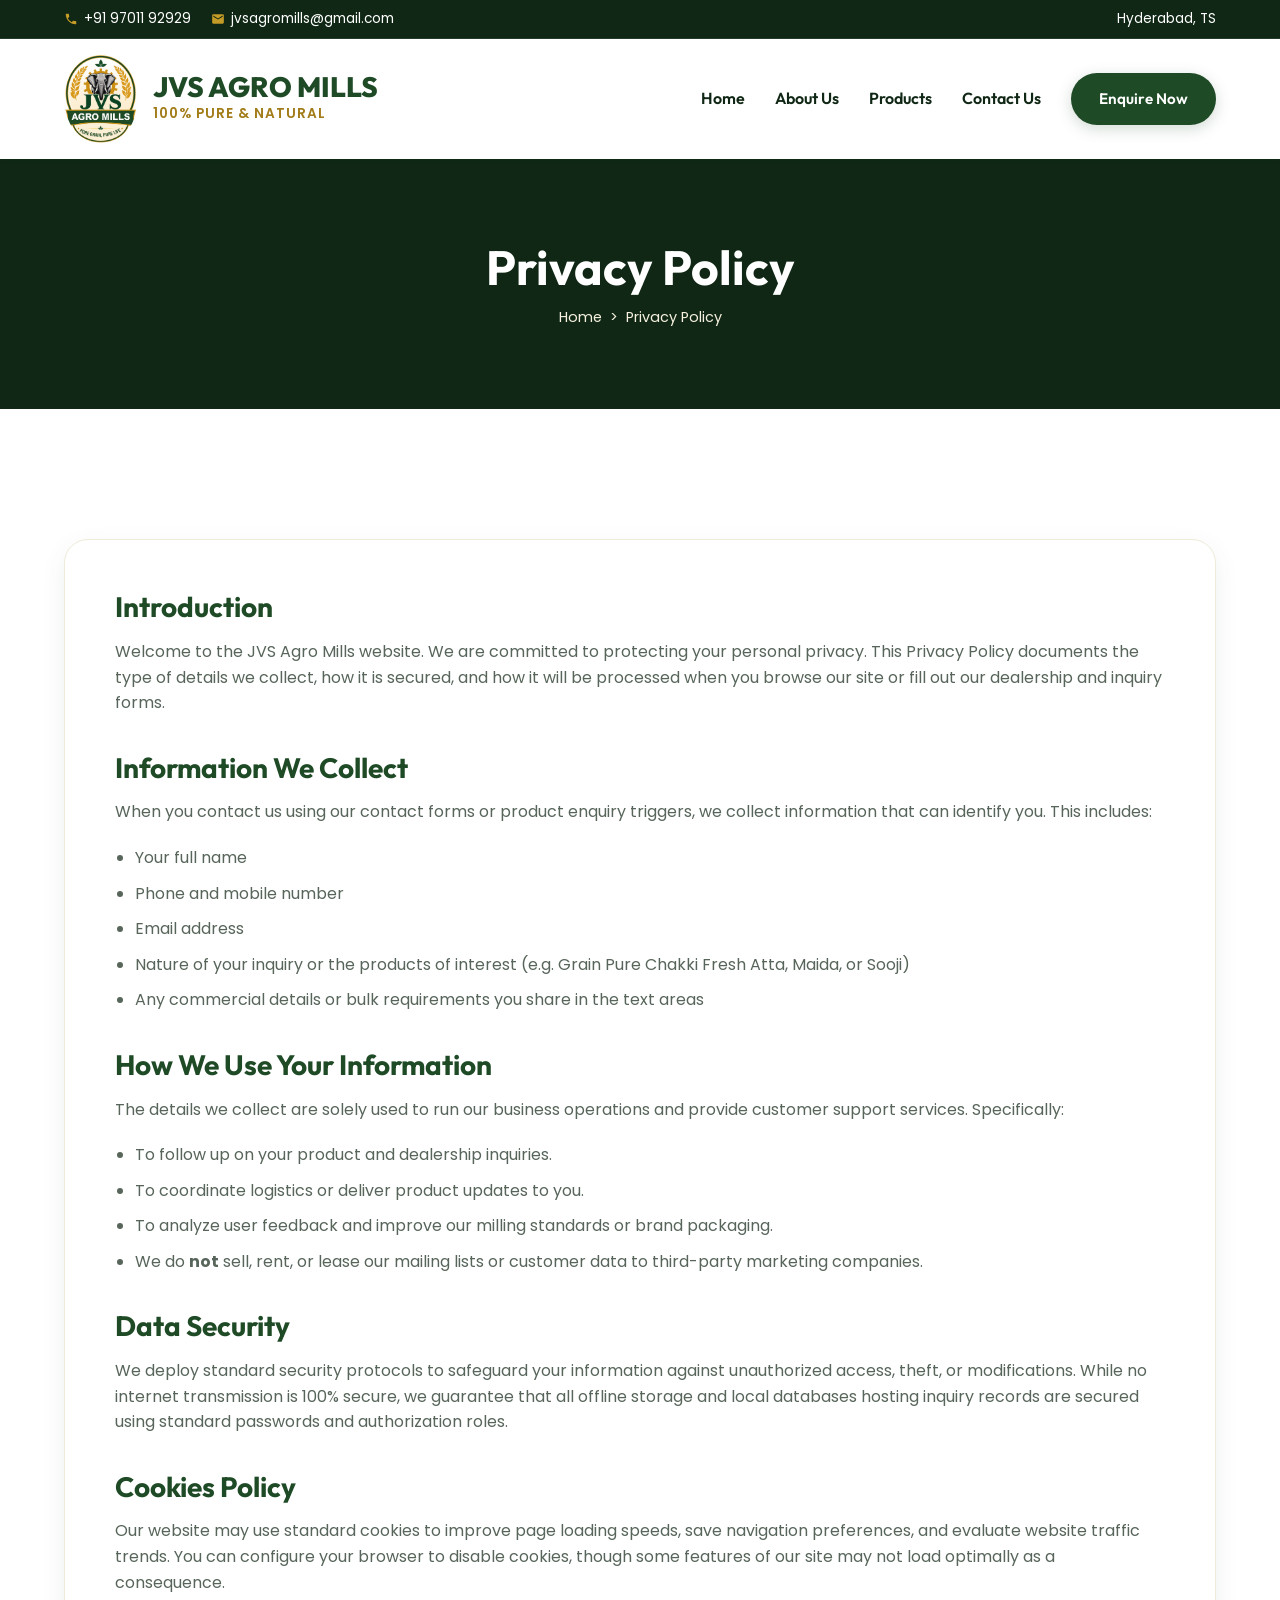
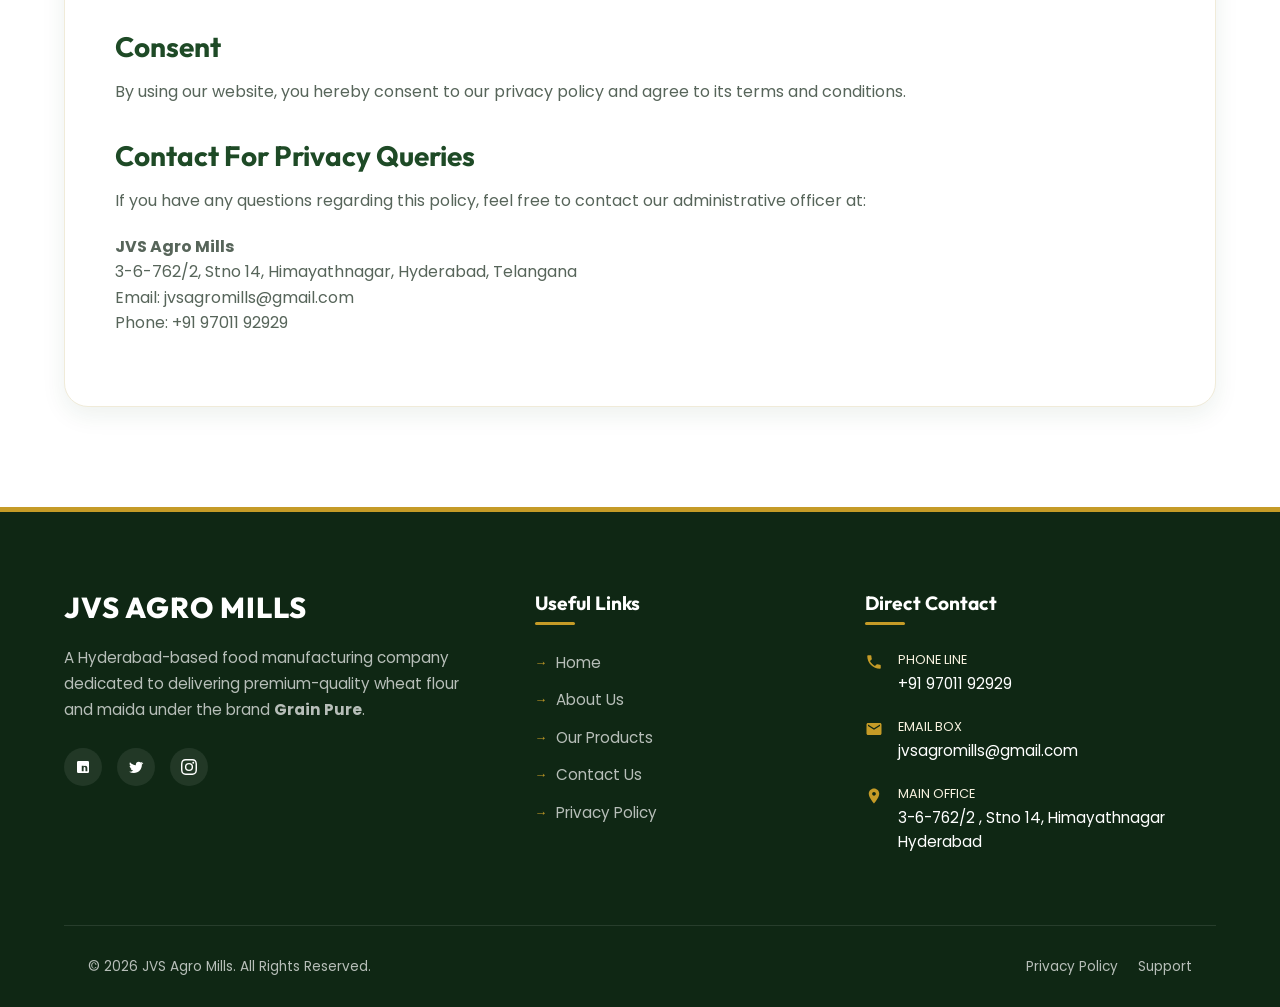
<file: privacy.html>
<!DOCTYPE html>
<html lang="en">

<head>
    <meta charset="UTF-8">
    <meta name="viewport" content="width=device-width, initial-scale=1.0">
    <title>Privacy Policy | JVS Agro Mills</title>
    <meta name="description"
        content="Read the privacy policy of JVS Agro Mills. Understand how we collect, store, and protect your information when using our website or contacting us.">
    <!-- Favicon -->
    <link rel="icon" type="image/png" href="images/JVS-LOGO.jpg">
    <!-- Custom CSS -->
    <link rel="stylesheet" href="css/style.css">
</head>

<body>

    <!-- Header Top Contact Bar -->
    <div class="header-top">
        <div class="container">
            <div class="top-contact-info">
                <span>
                    <svg viewBox="0 0 24 24">
                        <path
                            d="M6.62 10.79c1.44 2.83 3.76 5.14 6.59 6.59l2.2-2.2c.27-.27.67-.36 1.02-.24 1.12.37 2.33.57 3.57.57.55 0 1 .45 1 1V20c0 .55-.45 1-1 1-9.39 0-17-7.61-17-17 0-.55.45-1 1-1h3.5c.55 0 1 .45 1 1 0 1.25.2 2.45.57 3.57.11.35.03.74-.25 1.02l-2.2 2.2z" />
                    </svg>
                    +91 97011 92929
                </span>
                <span>
                    <svg viewBox="0 0 24 24">
                        <path
                            d="M20 4H4c-1.1 0-1.99.9-1.99 2L2 18c0 1.1.9 2 2 2h16c1.1 0 2-.9 2-2V6c0-1.1-.9-2-2-2zm0 4l-8 5-8-5V6l8 5 8-5v2z" />
                    </svg>
                    jvsagromills@gmail.com
                </span>
            </div>
            <div class="top-socials">
                <span>Hyderabad, TS</span>
            </div>
        </div>
    </div>

    <!-- Main Navigation Header -->
    <header class="main-header" id="navbar">
        <div class="container">
            <nav class="navbar">
                <a href="index.html" class="logo-container">
                    <img src="images/JVS-LOGO.jpg" alt="JVS Agro Mills Logo" class="logo-img">
                    <div class="logo-text">
                        <span class="logo-name">JVS AGRO MILLS</span>
                        <span class="logo-tagline">100% PURE & NATURAL</span>
                    </div>
                </a>

                <ul class="nav-menu">
                    <li><a href="index.html" class="nav-link">Home</a></li>
                    <li><a href="about.html" class="nav-link">About Us</a></li>
                    <li><a href="products.html" class="nav-link">Products</a></li>
                    <li><a href="contact.html" class="nav-link">Contact Us</a></li>
                    <li class="nav-cta"><a href="contact.html" class="btn btn-primary btn-sm">Enquire Now</a></li>
                </ul>

                <button class="hamburger" aria-label="Toggle Navigation">
                    <span></span>
                    <span></span>
                    <span></span>
                </button>
            </nav>
        </div>
    </header>

    <!-- Page Breadcrumb Hero -->
    <section class="product-hero">
        <div class="container">
            <h1 class="page-title">Privacy Policy</h1>
            <div class="breadcrumbs">
                <a href="index.html">Home</a>
                <span>&gt;</span>
                <span>Privacy Policy</span>
            </div>
        </div>
    </section>

    <!-- Privacy Content Section -->
    <section class="privacy-section section-padding">
        <div class="container">
            <div class="privacy-content-box reveal">
                <h2>Introduction</h2>
                <p>Welcome to the JVS Agro Mills website. We are committed to protecting your personal privacy. This
                    Privacy Policy documents the type of details we collect, how it is secured, and how it will be
                    processed when you browse our site or fill out our dealership and inquiry forms.</p>

                <h2>Information We Collect</h2>
                <p>When you contact us using our contact forms or product enquiry triggers, we collect information that
                    can identify you. This includes:</p>
                <ul>
                    <li>Your full name</li>
                    <li>Phone and mobile number</li>
                    <li>Email address</li>
                    <li>Nature of your inquiry or the products of interest (e.g. Grain Pure Chakki Fresh Atta, Maida, or
                        Sooji)</li>
                    <li>Any commercial details or bulk requirements you share in the text areas</li>
                </ul>

                <h2>How We Use Your Information</h2>
                <p>The details we collect are solely used to run our business operations and provide customer support
                    services. Specifically:</p>
                <ul>
                    <li>To follow up on your product and dealership inquiries.</li>
                    <li>To coordinate logistics or deliver product updates to you.</li>
                    <li>To analyze user feedback and improve our milling standards or brand packaging.</li>
                    <li>We do <strong>not</strong> sell, rent, or lease our mailing lists or customer data to
                        third-party marketing companies.</li>
                </ul>

                <h2>Data Security</h2>
                <p>We deploy standard security protocols to safeguard your information against unauthorized access,
                    theft, or modifications. While no internet transmission is 100% secure, we guarantee that all
                    offline storage and local databases hosting inquiry records are secured using standard passwords and
                    authorization roles.</p>

                <h2>Cookies Policy</h2>
                <p>Our website may use standard cookies to improve page loading speeds, save navigation preferences, and
                    evaluate website traffic trends. You can configure your browser to disable cookies, though some
                    features of our site may not load optimally as a consequence.</p>

                <h2>Consent</h2>
                <p>By using our website, you hereby consent to our privacy policy and agree to its terms and conditions.
                </p>

                <h2>Contact For Privacy Queries</h2>
                <p>If you have any questions regarding this policy, feel free to contact our administrative officer at:
                </p>
                <p><strong>JVS Agro Mills</strong><br>
                    3-6-762/2, Stno 14, Himayathnagar, Hyderabad, Telangana<br>
                    Email: jvsagromills@gmail.com<br>
                    Phone: +91 97011 92929</p>
            </div>
        </div>
    </section>

    <!-- Main Footer -->
    <footer class="main-footer">
        <div class="container">
            <div class="footer-grid">
                <!-- Footer About -->
                <div class="footer-col">
                    <div class="footer-about-logo">
                        <span class="logo-name">JVS AGRO MILLS</span>
                    </div>
                    <p class="footer-about-desc">A Hyderabad-based food manufacturing company dedicated to delivering
                        premium-quality wheat flour and maida under the brand <strong>Grain Pure</strong>.
                    </p>
                    <div class="footer-social-links">
                        <a href="#" class="footer-social-btn flex-center" aria-label="Facebook"><svg
                                viewBox="0 0 24 24">
                                <path
                                    d="M19 3a2 2 0 0 1 2 2v14a2 2 0 0 1-2 2H5a2 2 0 0 1-2-2V5a2 2 0 0 1 2-2h14m-.5 15.5v-5.3a3.26 3.26 0 0 0-3.26-3.26c-.85 0-1.84.52-2.32 1.3v-1.11h-2.79v8.37h2.79v-4.93c0-.77.62-1.4 1.39-1.4a1.4 1.4 0 0 1 1.4 1.4v4.93h2.79z" />
                            </svg></a>
                        <a href="#" class="footer-social-btn flex-center" aria-label="Twitter"><svg viewBox="0 0 24 24">
                                <path
                                    d="M22.46 6c-.77.35-1.6.58-2.46.69.88-.53 1.56-1.37 1.88-2.38-.83.5-1.75.85-2.72 1.05C18.37 4.5 17.26 4 16 4c-2.35 0-4.27 1.92-4.27 4.29 0 .34.04.67.11.98C8.28 9.09 5.11 7.38 3 4.79c-.37.63-.58 1.37-.58 2.15 0 1.49.75 2.81 1.91 3.56-.7 0-1.37-.2-1.95-.54v.05c0 2.08 1.48 3.82 3.44 4.21a4.22 4.22 0 0 1-1.93.07 4.28 4.28 0 0 0 4 2.98 8.52 8.52 0 0 1-5.31 1.83c-.35 0-.69-.02-1.02-.06C3.9 20.34 6.25 21 8.76 21 16.57 21 20.8 14.54 20.8 8.97c0-.18 0-.37-.01-.55.83-.6 1.56-1.35 2.13-2.21z" />
                            </svg></a>
                        <a href="#" class="footer-social-btn flex-center" aria-label="Instagram"><svg
                                viewBox="0 0 24 24">
                                <path
                                    d="M12 2.163c3.204 0 3.584.012 4.85.07 3.252.148 4.771 1.691 4.919 4.919.058 1.265.069 1.645.069 4.849 0 3.205-.012 3.584-.069 4.849-.149 3.225-1.664 4.771-4.919 4.919-1.266.058-1.644.07-4.85.07-3.204 0-3.584-.012-4.849-.07-3.26-.149-4.771-1.699-4.919-4.92-.058-1.265-.07-1.644-.07-4.849 0-3.204.013-3.583.07-4.849.149-3.227 1.664-4.771 4.919-4.919 1.266-.057 1.645-.069 4.849-.069zM12 0C8.741 0 8.333.014 7.053.072 2.695.272.273 2.69.073 7.051.014 8.333 0 8.741 0 12c0 3.259.014 3.668.072 4.948.2 4.358 2.618 6.78 6.98 6.98 1.281.058 1.689.072 4.948.072 3.259 0 3.668-.014 4.948-.072 4.354-.2 6.782-2.618 6.979-6.98.059-1.28.073-1.689.073-4.948 0-3.259-.014-3.667-.072-4.947-.196-4.354-2.617-6.78-6.979-6.98C15.668.014 15.259 0 12 0zm0 5.838a6.162 6.162 0 1 0 0 12.324 6.162 6.162 0 0 0 0-12.324zM12 16a4 4 0 1 1 0-8 4 4 0 0 1 0 8zm6.406-11.845a1.44 1.44 0 1 0 0 2.881 1.44 1.44 0 0 0 0-2.881z" />
                            </svg></a>
                    </div>
                </div>

                <!-- Footer Quick Links -->
                <div class="footer-col">
                    <h4>Useful Links</h4>
                    <ul class="footer-links-list">
                        <li><a href="index.html">Home</a></li>
                        <li><a href="about.html">About Us</a></li>
                        <li><a href="products.html">Our Products</a></li>
                        <li><a href="contact.html">Contact Us</a></li>
                        <li><a href="privacy.html">Privacy Policy</a></li>
                    </ul>
                </div>

                <!-- Footer Contacts -->
                <div class="footer-col">
                    <h4>Direct Contact</h4>
                    <div class="footer-contact-item">
                        <svg viewBox="0 0 24 24">
                            <path
                                d="M6.62 10.79c1.44 2.83 3.76 5.14 6.59 6.59l2.2-2.2c.27-.27.67-.36 1.02-.24 1.12.37 2.33.57 3.57.57.55 0 1 .45 1 1V20c0 .55-.45 1-1 1-9.39 0-17-7.61-17-17 0-.55.45-1 1-1h3.5c.55 0 1 .45 1 1 0 1.25.2 2.45.57 3.57.11.35.03.74-.25 1.02l-2.2 2.2z" />
                        </svg>
                        <div class="footer-contact-text">
                            <span>Phone Line</span>
                            <p>+91 97011 92929</p>
                        </div>
                    </div>
                    <div class="footer-contact-item">
                        <svg viewBox="0 0 24 24">
                            <path
                                d="M20 4H4c-1.1 0-1.99.9-1.99 2L2 18c0 1.1.9 2 2 2h16c1.1 0 2-.9 2-2V6c0-1.1-.9-2-2-2zm0 4l-8 5-8-5V6l8 5 8-5v2z" />
                        </svg>
                        <div class="footer-contact-text">
                            <span>Email Box</span>
                            <p>jvsagromills@gmail.com</p>
                        </div>
                    </div>
                    <div class="footer-contact-item">
                        <svg viewBox="0 0 24 24">
                            <path
                                d="M12 2C8.13 2 5 5.13 5 9c0 5.25 7 13 7 13s7-7.75 7-13c0-3.87-3.13-7-7-7zm0 9.5c-1.38 0-2.5-1.12-2.5-2.5s1.12-2.5 2.5-2.5 2.5 1.12 2.5 2.5-1.12 2.5-2.5 2.5z" />
                        </svg>
                        <div class="footer-contact-text">
                            <span>Main Office</span>
                            <p>3-6-762/2 , Stno 14, Himayathnagar Hyderabad</p>
                        </div>
                    </div>
                </div>
            </div>

            <!-- Footer Bottom -->
            <div class="footer-bottom">
                <div class="container">
                    <p>&copy; 2026 JVS Agro Mills. All Rights Reserved.</p>
                    <div class="footer-bottom-links">
                        <a href="privacy.html">Privacy Policy</a>
                        <a href="contact.html">Support</a>
                    </div>
                </div>
            </div>
        </div>
    </footer>

    <!-- Central Script -->
    <script src="js/main.js"></script>
</body>

</html>
</file>
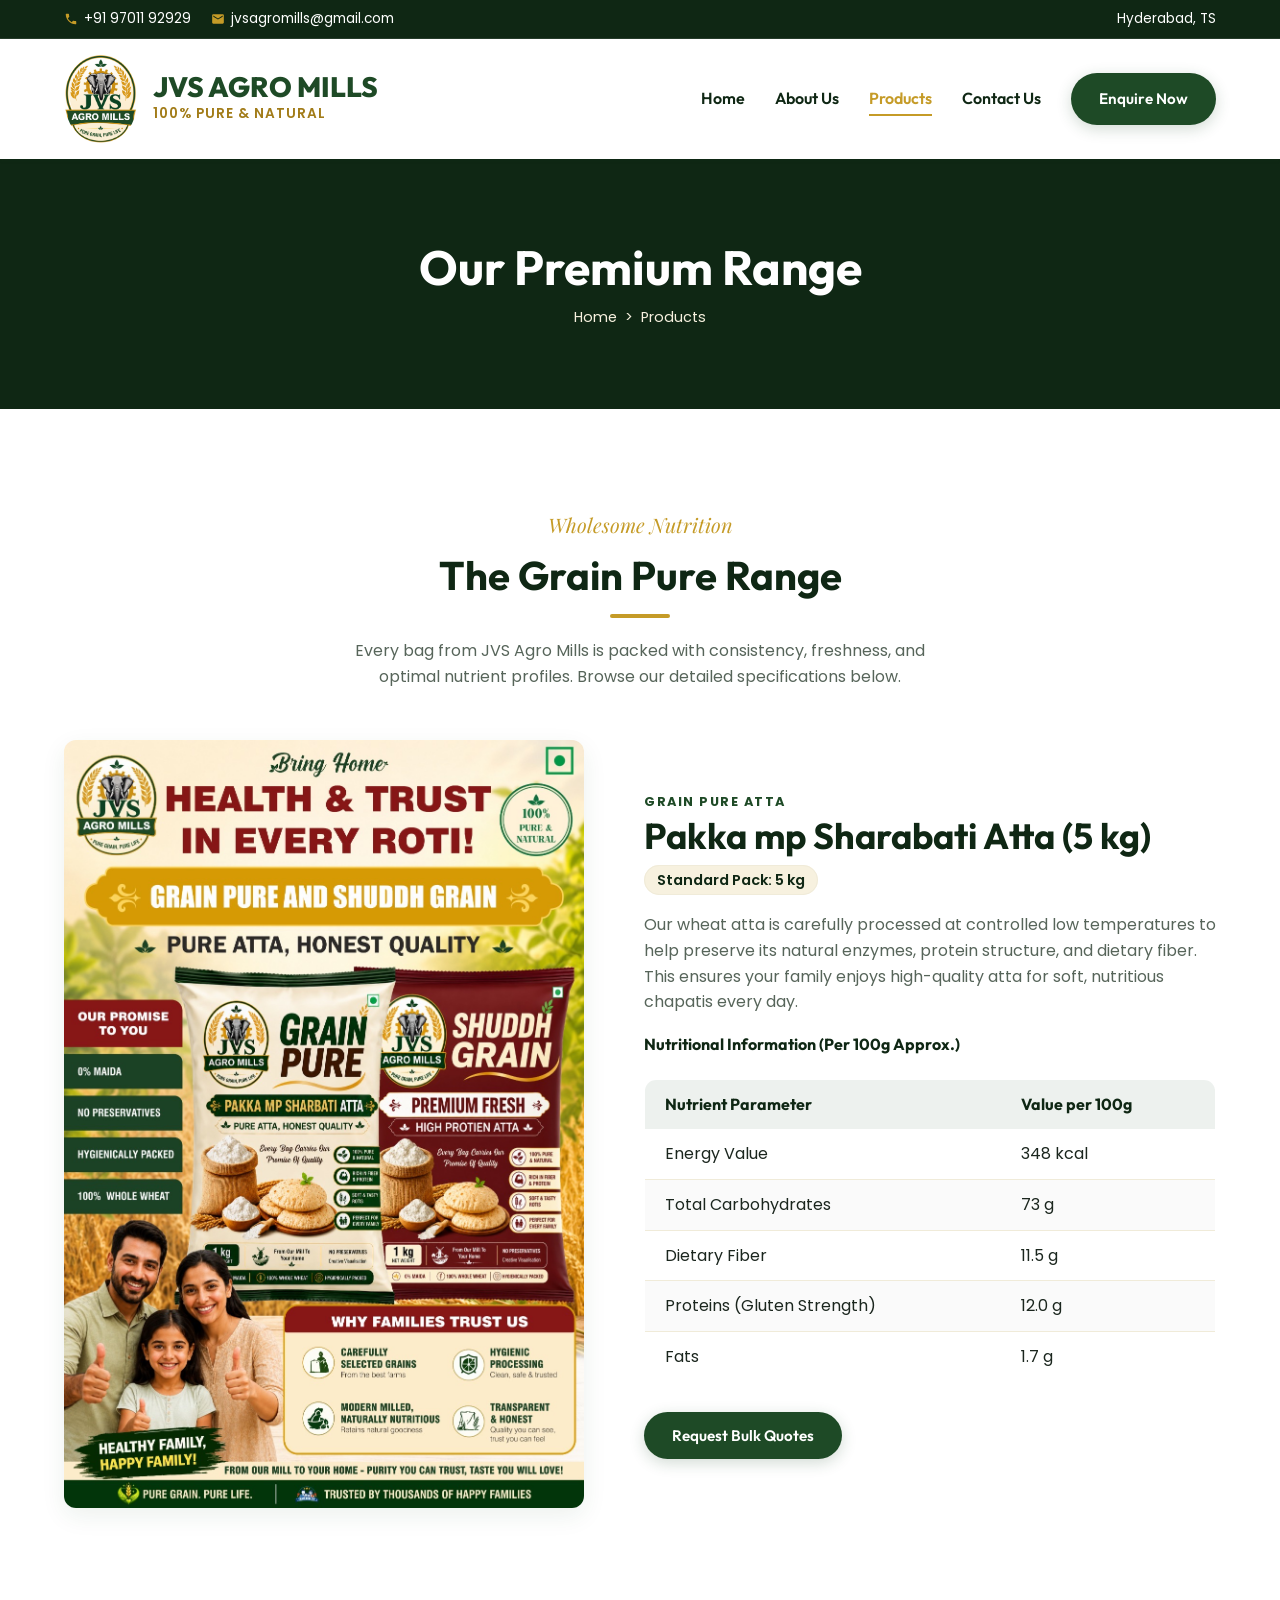
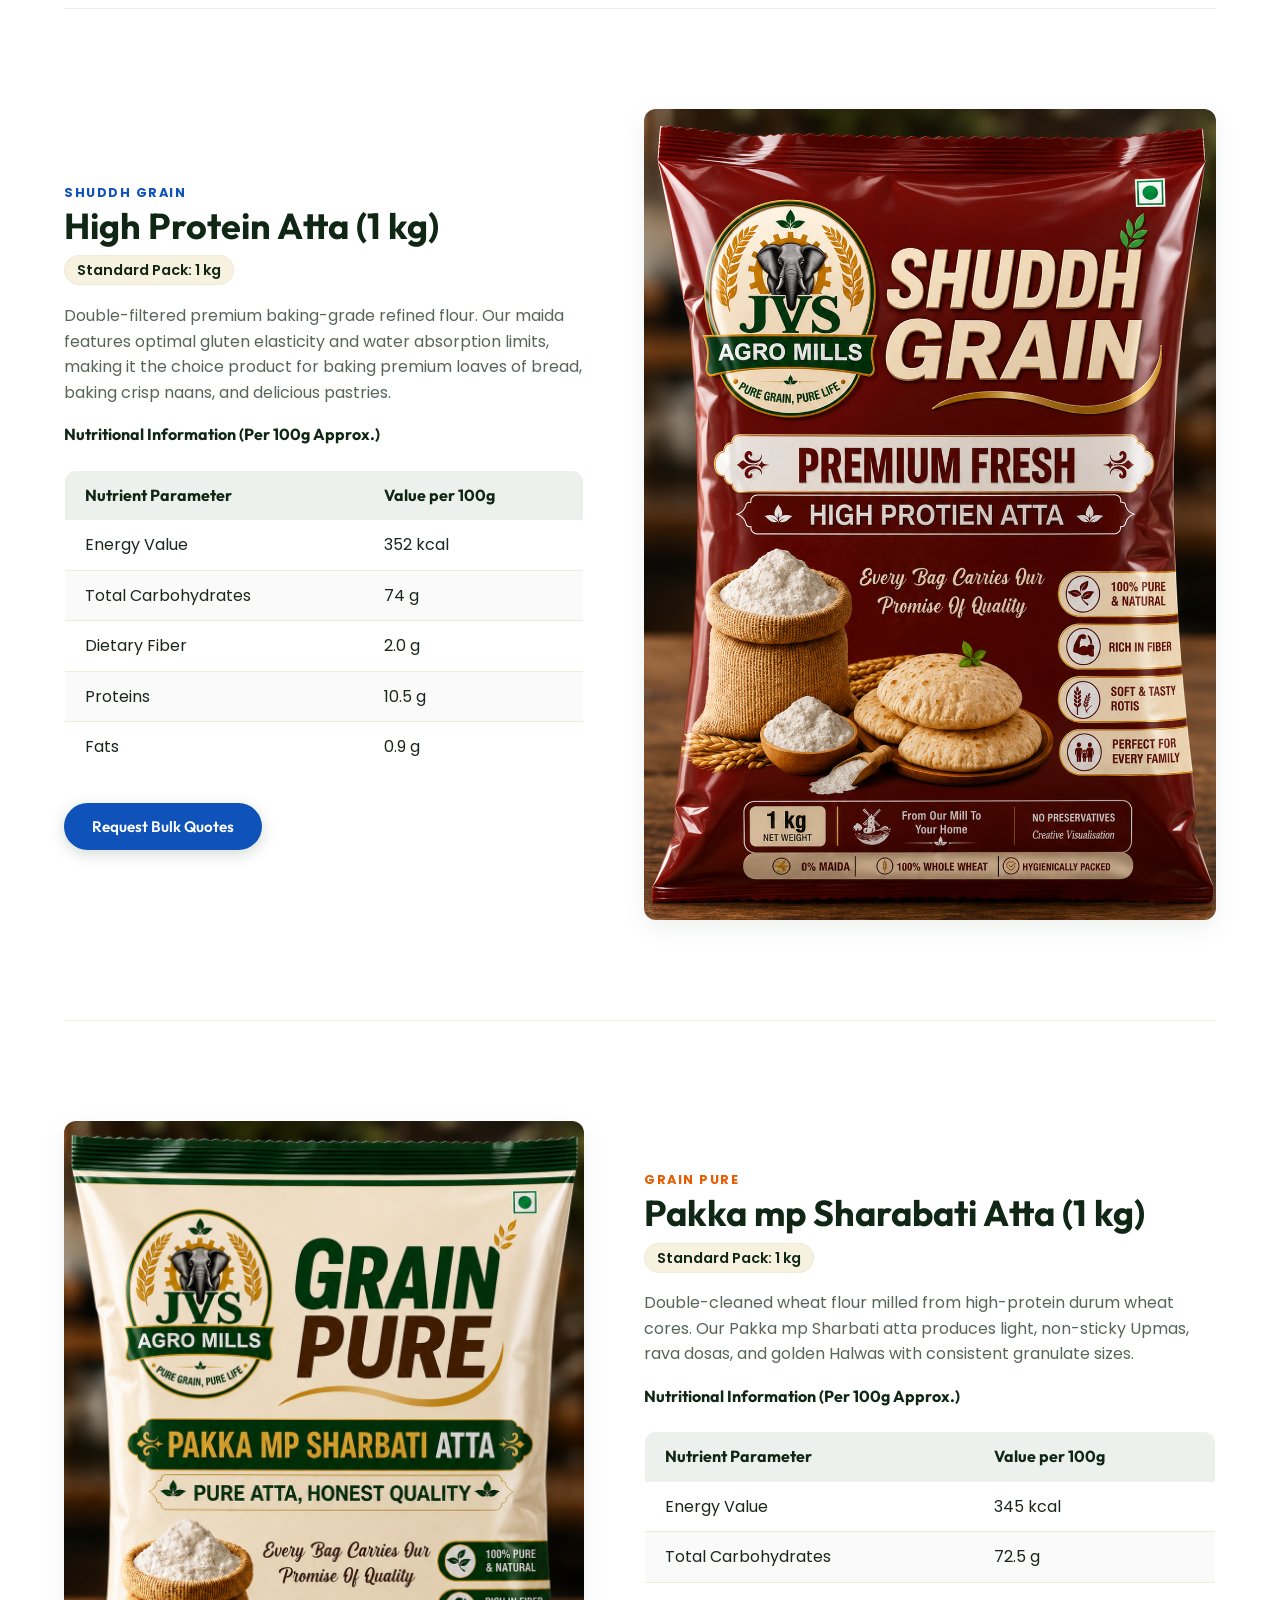
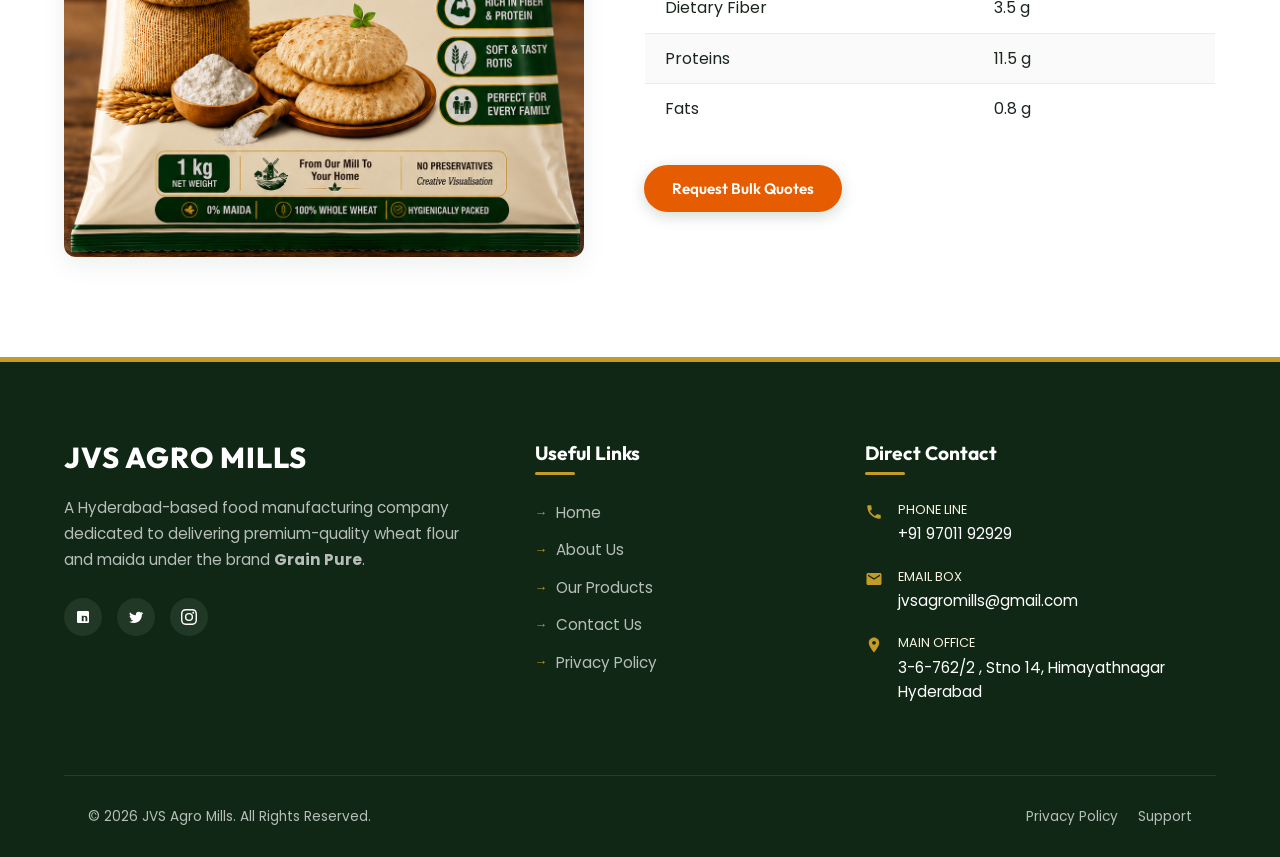
<file: products.html>
<!DOCTYPE html>
<html lang="en">

<head>
    <meta charset="UTF-8">
    <meta name="viewport" content="width=device-width, initial-scale=1.0">
    <title>Our Products | Grain Pure Range | JVS Agro Mills</title>
    <meta name="description"
        content="Explore JVS Agro Mills' range of wheat products including Grain Pure Chakki Fresh Atta, Premium Maida, and Premium Sooji. See nutrition facts and enquire for dealerships.">
    <!-- Favicon -->
    <link rel="icon" type="image/png" href="images/JVS-LOGO.jpg">
    <!-- Custom CSS -->
    <link rel="stylesheet" href="css/style.css">
</head>

<body>

    <!-- Header Top Contact Bar -->
    <div class="header-top">
        <div class="container">
            <div class="top-contact-info">
                <span>
                    <svg viewBox="0 0 24 24">
                        <path
                            d="M6.62 10.79c1.44 2.83 3.76 5.14 6.59 6.59l2.2-2.2c.27-.27.67-.36 1.02-.24 1.12.37 2.33.57 3.57.57.55 0 1 .45 1 1V20c0 .55-.45 1-1 1-9.39 0-17-7.61-17-17 0-.55.45-1 1-1h3.5c.55 0 1 .45 1 1 0 1.25.2 2.45.57 3.57.11.35.03.74-.25 1.02l-2.2 2.2z" />
                    </svg>
                    +91 97011 92929
                </span>
                <span>
                    <svg viewBox="0 0 24 24">
                        <path
                            d="M20 4H4c-1.1 0-1.99.9-1.99 2L2 18c0 1.1.9 2 2 2h16c1.1 0 2-.9 2-2V6c0-1.1-.9-2-2-2zm0 4l-8 5-8-5V6l8 5 8-5v2z" />
                    </svg>
                    jvsagromills@gmail.com
                </span>
            </div>
            <div class="top-socials">
                <span>Hyderabad, TS</span>
            </div>
        </div>
    </div>

    <!-- Main Navigation Header -->
    <header class="main-header" id="navbar">
        <div class="container">
            <nav class="navbar">
                <a href="index.html" class="logo-container">
                    <img src="images/JVS-LOGO.jpg" alt="JVS Agro Mills Logo" class="logo-img">
                    <div class="logo-text">
                        <span class="logo-name">JVS AGRO MILLS</span>
                        <span class="logo-tagline">100% PURE & NATURAL</span>
                    </div>
                </a>

                <ul class="nav-menu">
                    <li><a href="index.html" class="nav-link">Home</a></li>
                    <li><a href="about.html" class="nav-link">About Us</a></li>
                    <li><a href="products.html" class="nav-link active">Products</a></li>
                    <li><a href="contact.html" class="nav-link">Contact Us</a></li>
                    <li class="nav-cta"><a href="contact.html" class="btn btn-primary btn-sm">Enquire Now</a></li>
                </ul>

                <button class="hamburger" aria-label="Toggle Navigation">
                    <span></span>
                    <span></span>
                    <span></span>
                </button>
            </nav>
        </div>
    </header>

    <!-- Page Breadcrumb Hero -->
    <section class="product-hero">
        <div class="container">
            <h1 class="page-title">Our Premium Range</h1>
            <div class="breadcrumbs">
                <a href="index.html">Home</a>
                <span>&gt;</span>
                <span>Products</span>
            </div>
        </div>
    </section>

    <!-- Detailed Products Grid & Specifications -->
    <section class="products-section section-padding">
        <div class="container">
            <div class="text-center reveal">
                <span class="section-subtitle">Wholesome Nutrition</span>
                <h2 class="section-title">The Grain Pure Range</h2>
                <p style="max-width: 600px; margin: 0 auto; color: var(--text-muted); margin-bottom: 50px;">Every bag
                    from JVS Agro Mills is packed with consistency, freshness, and optimal nutrient profiles. Browse our
                    detailed specifications below.</p>
            </div>

            <!-- Product 1 Section -->
            <div class="about-split section-padding"
                style="padding-top: 0; border-bottom: 1px solid var(--border-color-light);">
                <div class="about-image-side reveal">
                    <img src="images/product-1.jpeg" alt="Grain Pure Chakki Fresh Atta Pack"
                        style="border-radius: var(--radius-md); box-shadow: var(--shadow-md);">
                </div>
                <div class="about-content-side reveal reveal-right">
                    <span class="product-brand" style="color: var(--color-atta);">Grain Pure Atta</span>
                    <h3 style="font-size: 2.25rem; margin-bottom: 10px; color: var(--primary-green-dark);">Pakka mp
                        Sharabati Atta
                        (5 kg)</h3>
                    <span class="product-wt"
                        style="background-color: var(--primary-gold-light); color: var(--primary-green-dark);">Standard
                        Pack: 5 kg</span>

                    <p style="margin-top: 20px; margin-bottom: 20px; color: var(--text-muted);">Our wheat atta is
                        carefully processed at controlled low temperatures to help preserve its natural enzymes, protein
                        structure, and dietary fiber. This ensures your family enjoys high-quality atta for soft,
                        nutritious chapatis every day.</p>

                    <h4 style="margin-top: 20px; margin-bottom: 10px;">Nutritional Information (Per 100g Approx.)</h4>
                    <table class="nutrition-table">
                        <thead>
                            <tr>
                                <th>Nutrient Parameter</th>
                                <th>Value per 100g</th>
                            </tr>
                        </thead>
                        <tbody>
                            <tr>
                                <td>Energy Value</td>
                                <td>348 kcal</td>
                            </tr>
                            <tr>
                                <td>Total Carbohydrates</td>
                                <td>73 g</td>
                            </tr>
                            <tr>
                                <td>Dietary Fiber</td>
                                <td>11.5 g</td>
                            </tr>
                            <tr>
                                <td>Proteins (Gluten Strength)</td>
                                <td>12.0 g</td>
                            </tr>
                            <tr>
                                <td>Fats</td>
                                <td>1.7 g</td>
                            </tr>
                        </tbody>
                    </table>

                    <div style="margin-top: 30px;">
                        <button class="btn btn-primary trigger-enquiry"
                            data-product="Pakka mp Sharabati Atta (5 kg)">Request Bulk
                            Quotes</button>
                    </div>
                </div>
            </div>

            <!-- Product 2 Section -->
            <div class="about-split section-padding" style="border-bottom: 1px solid var(--border-color-light);">
                <div class="about-content-side reveal">
                    <span class="product-brand" style="color: var(--color-maida);">Shuddh Grain
                    </span>
                    <h3 style="font-size: 2.25rem; margin-bottom: 10px; color: var(--primary-green-dark);">High Protein
                        Atta
                        (1 kg)</h3>
                    <span class="product-wt"
                        style="background-color: var(--primary-gold-light); color: var(--primary-green-dark);">Standard
                        Pack: 1 kg</span>

                    <p style="margin-top: 20px; margin-bottom: 20px; color: var(--text-muted);">Double-filtered premium
                        baking-grade refined flour. Our maida features optimal gluten elasticity and water absorption
                        limits, making it the choice product for baking premium loaves of bread, baking crisp naans, and
                        delicious pastries.</p>

                    <h4 style="margin-top: 20px; margin-bottom: 10px;">Nutritional Information (Per 100g Approx.)</h4>
                    <table class="nutrition-table">
                        <thead>
                            <tr>
                                <th>Nutrient Parameter</th>
                                <th>Value per 100g</th>
                            </tr>
                        </thead>
                        <tbody>
                            <tr>
                                <td>Energy Value</td>
                                <td>352 kcal</td>
                            </tr>
                            <tr>
                                <td>Total Carbohydrates</td>
                                <td>74 g</td>
                            </tr>
                            <tr>
                                <td>Dietary Fiber</td>
                                <td>2.0 g</td>
                            </tr>
                            <tr>
                                <td>Proteins</td>
                                <td>10.5 g</td>
                            </tr>
                            <tr>
                                <td>Fats</td>
                                <td>0.9 g</td>
                            </tr>
                        </tbody>
                    </table>

                    <div style="margin-top: 30px;">
                        <button class="btn btn-primary trigger-enquiry" data-product="High Protein Atta (1 kg)"
                            style="background-color: var(--color-maida);">Request Bulk Quotes</button>
                    </div>
                </div>
                <div class="about-image-side reveal reveal-right">
                    <img src="images/product-2.png" alt="Grain Pure Premium Maida Pack"
                        style="border-radius: var(--radius-md); box-shadow: var(--shadow-md);">
                </div>
            </div>

            <!-- Product 3 Section -->
            <div class="about-split section-padding" style="padding-bottom: 0;">
                <div class="about-image-side reveal">
                    <img src="images/product-3.png" alt="Grain Pure Premium Sooji Pack"
                        style="border-radius: var(--radius-md); box-shadow: var(--shadow-md);">
                </div>
                <div class="about-content-side reveal reveal-right">
                    <span class="product-brand" style="color: var(--color-sooji);">Grain Pure
                    </span>
                    <h3 style="font-size: 2.25rem; margin-bottom: 10px; color: var(--primary-green-dark);">Pakka mp
                        Sharabati Atta
                        (1 kg)</h3>
                    <span class="product-wt"
                        style="background-color: var(--primary-gold-light); color: var(--primary-green-dark);">Standard
                        Pack: 1 kg</span>

                    <p style="margin-top: 20px; margin-bottom: 20px; color: var(--text-muted);">Double-cleaned wheat
                        flour milled from high-protein durum wheat cores. Our Pakka mp Sharbati atta produces light,
                        non-sticky Upmas,
                        rava dosas, and golden Halwas with consistent granulate sizes.</p>

                    <h4 style="margin-top: 20px; margin-bottom: 10px;">Nutritional Information (Per 100g Approx.)</h4>
                    <table class="nutrition-table">
                        <thead>
                            <tr>
                                <th>Nutrient Parameter</th>
                                <th>Value per 100g</th>
                            </tr>
                        </thead>
                        <tbody>
                            <tr>
                                <td>Energy Value</td>
                                <td>345 kcal</td>
                            </tr>
                            <tr>
                                <td>Total Carbohydrates</td>
                                <td>72.5 g</td>
                            </tr>
                            <tr>
                                <td>Dietary Fiber</td>
                                <td>3.5 g</td>
                            </tr>
                            <tr>
                                <td>Proteins</td>
                                <td>11.5 g</td>
                            </tr>
                            <tr>
                                <td>Fats</td>
                                <td>0.8 g</td>
                            </tr>
                        </tbody>
                    </table>

                    <div style="margin-top: 30px;">
                        <button class="btn btn-primary trigger-enquiry" data-product="Pakka mp Sharabati Atta (1 kg)"
                            style="background-color: var(--color-sooji);">Request Bulk Quotes</button>
                    </div>
                </div>
            </div>
        </div>
    </section>

    <!-- Main Footer -->
    <footer class="main-footer">
        <div class="container">
            <div class="footer-grid">
                <!-- Footer About -->
                <div class="footer-col">
                    <div class="footer-about-logo">
                        <span class="logo-name">JVS AGRO MILLS</span>
                    </div>
                    <p class="footer-about-desc">A Hyderabad-based food manufacturing company dedicated to delivering
                        premium-quality wheat flour and maida under the brand <strong>Grain Pure</strong>.
                    </p>
                    <div class="footer-social-links">
                        <a href="#" class="footer-social-btn flex-center" aria-label="Facebook"><svg
                                viewBox="0 0 24 24">
                                <path
                                    d="M19 3a2 2 0 0 1 2 2v14a2 2 0 0 1-2 2H5a2 2 0 0 1-2-2V5a2 2 0 0 1 2-2h14m-.5 15.5v-5.3a3.26 3.26 0 0 0-3.26-3.26c-.85 0-1.84.52-2.32 1.3v-1.11h-2.79v8.37h2.79v-4.93c0-.77.62-1.4 1.39-1.4a1.4 1.4 0 0 1 1.4 1.4v4.93h2.79z" />
                            </svg></a>
                        <a href="#" class="footer-social-btn flex-center" aria-label="Twitter"><svg viewBox="0 0 24 24">
                                <path
                                    d="M22.46 6c-.77.35-1.6.58-2.46.69.88-.53 1.56-1.37 1.88-2.38-.83.5-1.75.85-2.72 1.05C18.37 4.5 17.26 4 16 4c-2.35 0-4.27 1.92-4.27 4.29 0 .34.04.67.11.98C8.28 9.09 5.11 7.38 3 4.79c-.37.63-.58 1.37-.58 2.15 0 1.49.75 2.81 1.91 3.56-.7 0-1.37-.2-1.95-.54v.05c0 2.08 1.48 3.82 3.44 4.21a4.22 4.22 0 0 1-1.93.07 4.28 4.28 0 0 0 4 2.98 8.52 8.52 0 0 1-5.31 1.83c-.35 0-.69-.02-1.02-.06C3.9 20.34 6.25 21 8.76 21 16.57 21 20.8 14.54 20.8 8.97c0-.18 0-.37-.01-.55.83-.6 1.56-1.35 2.13-2.21z" />
                            </svg></a>
                        <a href="#" class="footer-social-btn flex-center" aria-label="Instagram"><svg
                                viewBox="0 0 24 24">
                                <path
                                    d="M12 2.163c3.204 0 3.584.012 4.85.07 3.252.148 4.771 1.691 4.919 4.919.058 1.265.069 1.645.069 4.849 0 3.205-.012 3.584-.069 4.849-.149 3.225-1.664 4.771-4.919 4.919-1.266.058-1.644.07-4.85.07-3.204 0-3.584-.012-4.849-.07-3.26-.149-4.771-1.699-4.919-4.92-.058-1.265-.07-1.644-.07-4.849 0-3.204.013-3.583.07-4.849.149-3.227 1.664-4.771 4.919-4.919 1.266-.057 1.645-.069 4.849-.069zM12 0C8.741 0 8.333.014 7.053.072 2.695.272.273 2.69.073 7.051.014 8.333 0 8.741 0 12c0 3.259.014 3.668.072 4.948.2 4.358 2.618 6.78 6.98 6.98 1.281.058 1.689.072 4.948.072 3.259 0 3.668-.014 4.948-.072 4.354-.2 6.782-2.618 6.979-6.98.059-1.28.073-1.689.073-4.948 0-3.259-.014-3.667-.072-4.947-.196-4.354-2.617-6.78-6.979-6.98C15.668.014 15.259 0 12 0zm0 5.838a6.162 6.162 0 1 0 0 12.324 6.162 6.162 0 0 0 0-12.324zM12 16a4 4 0 1 1 0-8 4 4 0 0 1 0 8zm6.406-11.845a1.44 1.44 0 1 0 0 2.881 1.44 1.44 0 0 0 0-2.881z" />
                            </svg></a>
                    </div>
                </div>

                <!-- Footer Quick Links -->
                <div class="footer-col">
                    <h4>Useful Links</h4>
                    <ul class="footer-links-list">
                        <li><a href="index.html">Home</a></li>
                        <li><a href="about.html">About Us</a></li>
                        <li><a href="products.html">Our Products</a></li>
                        <li><a href="contact.html">Contact Us</a></li>
                        <li><a href="privacy.html">Privacy Policy</a></li>
                    </ul>
                </div>

                <!-- Footer Contacts -->
                <div class="footer-col">
                    <h4>Direct Contact</h4>
                    <div class="footer-contact-item">
                        <svg viewBox="0 0 24 24">
                            <path
                                d="M6.62 10.79c1.44 2.83 3.76 5.14 6.59 6.59l2.2-2.2c.27-.27.67-.36 1.02-.24 1.12.37 2.33.57 3.57.57.55 0 1 .45 1 1V20c0 .55-.45 1-1 1-9.39 0-17-7.61-17-17 0-.55.45-1 1-1h3.5c.55 0 1 .45 1 1 0 1.25.2 2.45.57 3.57.11.35.03.74-.25 1.02l-2.2 2.2z" />
                        </svg>
                        <div class="footer-contact-text">
                            <span>Phone Line</span>
                            <p>+91 97011 92929</p>
                        </div>
                    </div>
                    <div class="footer-contact-item">
                        <svg viewBox="0 0 24 24">
                            <path
                                d="M20 4H4c-1.1 0-1.99.9-1.99 2L2 18c0 1.1.9 2 2 2h16c1.1 0 2-.9 2-2V6c0-1.1-.9-2-2-2zm0 4l-8 5-8-5V6l8 5 8-5v2z" />
                        </svg>
                        <div class="footer-contact-text">
                            <span>Email Box</span>
                            <p>jvsagromills@gmail.com</p>
                        </div>
                    </div>
                    <div class="footer-contact-item">
                        <svg viewBox="0 0 24 24">
                            <path
                                d="M12 2C8.13 2 5 5.13 5 9c0 5.25 7 13 7 13s7-7.75 7-13c0-3.87-3.13-7-7-7zm0 9.5c-1.38 0-2.5-1.12-2.5-2.5s1.12-2.5 2.5-2.5 2.5 1.12 2.5 2.5-1.12 2.5-2.5 2.5z" />
                        </svg>
                        <div class="footer-contact-text">
                            <span>Main Office</span>
                            <p>3-6-762/2 , Stno 14, Himayathnagar Hyderabad</p>
                        </div>
                    </div>
                </div>
            </div>

            <!-- Footer Bottom -->
            <div class="footer-bottom">
                <div class="container">
                    <p>&copy; 2026 JVS Agro Mills. All Rights Reserved.</p>
                    <div class="footer-bottom-links">
                        <a href="privacy.html">Privacy Policy</a>
                        <a href="contact.html">Support</a>
                    </div>
                </div>
            </div>
        </div>
    </footer>

    <!-- Quick Enquiry Modal -->
    <div id="enquiryModal" class="modal-backdrop">
        <div class="modal-box">
            <div class="modal-header">
                <h3 class="modal-title">Quick Product Enquiry</h3>
                <button class="modal-close" aria-label="Close modal">&times;</button>
            </div>
            <div class="modal-body">
                <form id="modalEnquiryForm">
                    <div class="form-group">
                        <label class="form-label" for="modalName">Your Name *</label>
                        <input type="text" id="modalName" class="form-control" placeholder="Enter your full name"
                            required>
                    </div>
                    <div class="form-group">
                        <label class="form-label" for="modalEmail">Email Address *</label>
                        <input type="email" id="modalEmail" class="form-control" placeholder="Enter your email"
                            required>
                    </div>
                    <div class="form-group">
                        <label class="form-label" for="modalPhone">Mobile Number *</label>
                        <input type="tel" id="modalPhone" class="form-control" placeholder="Enter your 10-digit mobile"
                            required>
                    </div>
                    <div class="form-group">
                        <label class="form-label" for="productInterest">Product of Interest</label>
                        <select id="productInterest" class="form-control">
                            <option value="Pakka mp Sharabati Atta (5 kg)">Pakka mp Sharabati Atta (5 kg)</option>
                            <option value="High Protein Atta (1 kg)">High Protein Atta (1 kg)</option>
                            <option value="Pakka mp Sharabati Atta (1 kg)">Pakka mp Sharabati Atta (1 kg)</option>
                            <option value="General Inquiry">General Inquiry / Bulk Orders</option>
                        </select>
                    </div>
                    <div class="form-group">
                        <label class="form-label" for="modalMessage">Message / Requirements</label>
                        <textarea id="modalMessage" class="form-control"
                            placeholder="Tell us about your bulk requirement..."></textarea>
                    </div>
                    <button type="submit" class="btn btn-primary submit-btn">Submit Enquiry</button>
                </form>
            </div>
        </div>
    </div>

    <!-- Central Script -->
    <script src="js/main.js"></script>
</body>

</html>
</file>
<file: css/style.css>
/* 
========================================================================
   JVS AGRO MILLS - PREMIUM DESIGN STYLESHEET
   Description: Core design tokens, layout utilities, animations and pages
   Author: Antigravity AI
========================================================================
*/

/* --- Google Fonts Import --- */
@import url('https://fonts.googleapis.com/css2?family=Poppins:wght@300;400;500;600;700&family=Outfit:wght@300;400;500;600;700;800&family=Playfair+Display:ital,wght@1,400;1,500;1,600&display=swap');

/* --- CSS Variables & Design System --- */
:root {
    /* Color Palette */
    --primary-green: #1e4a26;
    --primary-green-rgb: 30, 74, 38;
    --primary-green-dark: #0f2714;
    --primary-green-light: rgba(30, 74, 38, 0.08);

    --primary-gold: #c59b27;
    --primary-gold-rgb: 197, 155, 39;
    --primary-gold-dark: #a27c19;
    --primary-gold-light: #f7f1df;

    --bg-light: #ffffff;
    --bg-cream: #faf7f0;
    --bg-cream-dark: #f3edd8;

    --text-dark: #1b261e;
    --text-muted: #57655a;
    --text-light: #ffffff;

    --border-color: #e3decb;
    --border-color-light: #f0ebd9;

    /* Product Packaging Color Accents */
    --color-atta: #1e4a26;
    --color-maida: #0f52ba;
    --color-sooji: #e65c00;

    /* Shadow styles */
    --shadow-sm: 0 2px 4px rgba(30, 74, 38, 0.05);
    --shadow-md: 0 8px 24px rgba(30, 74, 38, 0.08);
    --shadow-lg: 0 16px 40px rgba(30, 74, 38, 0.12);

    /* Transitions */
    --transition-smooth: all 0.3s cubic-bezier(0.25, 0.8, 0.25, 1);
    --transition-bounce: all 0.5s cubic-bezier(0.175, 0.885, 0.32, 1.275);

    /* Border Radius */
    --radius-sm: 6px;
    --radius-md: 12px;
    --radius-lg: 24px;
    --radius-full: 9999px;
}

/* --- Base & Reset --- */
* {
    margin: 0;
    padding: 0;
    box-sizing: border-box;
}

html {
    scroll-behavior: smooth;
    font-size: 16px;
}

body {
    font-family: 'Poppins', sans-serif;
    color: var(--text-dark);
    background-color: var(--bg-light);
    line-height: 1.6;
    overflow-x: hidden;
}

h1,
h2,
h3,
h4,
h5,
h6 {
    font-family: 'Brayden Family', 'Outfit', sans-serif;
    color: var(--primary-green-dark);
    font-weight: 700;
    line-height: 1.2;
}

a {
    text-decoration: none;
    color: inherit;
    transition: var(--transition-smooth);
}

img {
    max-width: 100%;
    height: auto;
    display: block;
}

ul {
    list-style: none;
}

/* --- Utility Classes --- */
.container {
    width: 100%;
    max-width: 1200px;
    margin: 0 auto;
    padding: 0 24px;
}

.section-padding {
    padding: 100px 0;
}

@media (max-width: 768px) {
    .section-padding {
        padding: 60px 0;
    }
}

.text-center {
    text-align: center;
}

.flex-center {
    display: flex;
    align-items: center;
    justify-content: center;
}

/* Custom Buttons */
.btn {
    display: inline-flex;
    align-items: center;
    justify-content: center;
    padding: 14px 28px;
    font-family: 'Outfit', sans-serif;
    font-weight: 600;
    font-size: 0.95rem;
    border-radius: var(--radius-full);
    cursor: pointer;
    transition: var(--transition-smooth);
    border: none;
    gap: 8px;
}

.btn-primary {
    background-color: var(--primary-green);
    color: var(--text-light);
    box-shadow: 0 4px 15px rgba(30, 74, 38, 0.2);
}

.btn-primary:hover {
    background-color: var(--primary-green-dark);
    transform: translateY(-2px);
    box-shadow: 0 6px 20px rgba(30, 74, 38, 0.3);
}

.btn-secondary {
    background-color: var(--primary-gold);
    color: var(--text-light);
    box-shadow: 0 4px 15px rgba(197, 155, 39, 0.2);
}

.btn-secondary:hover {
    background-color: var(--primary-gold-dark);
    transform: translateY(-2px);
    box-shadow: 0 6px 20px rgba(197, 155, 39, 0.3);
}

.btn-outline {
    background-color: transparent;
    border: 2px solid var(--primary-green);
    color: var(--primary-green);
}

.btn-outline:hover {
    background-color: var(--primary-green);
    color: var(--text-light);
    transform: translateY(-2px);
}

.btn-white {
    background-color: var(--bg-light);
    color: var(--primary-green);
    box-shadow: 0 4px 15px rgba(0, 0, 0, 0.1);
}

.btn-white:hover {
    background-color: var(--primary-gold-light);
    color: var(--primary-green-dark);
    transform: translateY(-2px);
}

/* Badge / Subtitles */
.section-subtitle {
    font-family: 'Playfair Display', serif;
    font-style: italic;
    color: var(--primary-gold);
    font-size: 1.25rem;
    margin-bottom: 10px;
    display: block;
}

.section-title {
    font-size: 2.5rem;
    margin-bottom: 20px;
    position: relative;
}

@media (max-width: 768px) {
    .section-title {
        font-size: 2rem;
    }
}

.section-title::after {
    content: '';
    display: block;
    width: 60px;
    height: 4px;
    background-color: var(--primary-gold);
    margin: 15px auto 0;
    border-radius: var(--radius-full);
}

.section-title.left-align::after {
    margin: 15px 0 0;
}

/* --- Header & Navigation --- */
.header-top {
    background-color: var(--primary-green-dark);
    color: var(--text-light);
    padding: 8px 0;
    font-size: 0.85rem;
    border-bottom: 1px solid rgba(255, 255, 255, 0.1);
}

.header-top .container {
    display: flex;
    justify-content: space-between;
    align-items: center;
    flex-wrap: wrap;
    gap: 10px;
}

.top-contact-info {
    display: flex;
    gap: 20px;
}

.top-contact-info span {
    display: flex;
    align-items: center;
    gap: 6px;
}

.top-contact-info svg {
    width: 14px;
    height: 14px;
    fill: var(--primary-gold);
}

.top-socials {
    display: flex;
    gap: 15px;
}

.top-socials a:hover {
    color: var(--primary-gold);
}

.main-header {
    background-color: rgba(255, 255, 255, 0.95);
    backdrop-filter: blur(10px);
    box-shadow: var(--shadow-sm);
    position: sticky;
    top: 0;
    z-index: 1000;
    transition: var(--transition-smooth);
}

.main-header.scrolled {
    padding: 10px 0;
    background-color: var(--bg-light);
    box-shadow: var(--shadow-md);
}

.main-header.scrolled .logo-img {
    height: 70px;
}

.navbar {
    display: flex;
    justify-content: space-between;
    align-items: center;
    padding: 15px 0;
}

.logo-container {
    display: flex;
    align-items: center;
    gap: 15px;
}

.logo-img {
    height: 90px;
    width: auto;
    object-fit: contain;
    border-radius: 50%;
    transition: var(--transition-smooth);
}

.logo-text {
    display: flex;
    flex-direction: column;
}

.logo-name {
    font-family: 'Outfit', sans-serif;
    font-size: 1.75rem;
    font-weight: 800;
    color: var(--primary-green);
    line-height: 1.1;
}

.logo-tagline {
    font-size: 0.85rem;
    color: var(--primary-gold-dark);
    letter-spacing: 1px;
    text-transform: uppercase;
    font-weight: 600;
}

.nav-menu {
    display: flex;
    gap: 30px;
    align-items: center;
}

.nav-link {
    font-family: 'Outfit', sans-serif;
    font-weight: 600;
    color: var(--primary-green-dark);
    font-size: 1rem;
    padding: 8px 0;
    position: relative;
}

.nav-link::after {
    content: '';
    position: absolute;
    bottom: 0;
    left: 0;
    width: 0;
    height: 2px;
    background-color: var(--primary-gold);
    transition: var(--transition-smooth);
}

.nav-link:hover::after,
.nav-link.active::after {
    width: 100%;
}

.nav-link:hover,
.nav-link.active {
    color: var(--primary-gold);
}

.nav-cta {
    display: block;
}

.hamburger {
    display: none;
    background: none;
    border: none;
    cursor: pointer;
    width: 30px;
    height: 24px;
    position: relative;
    z-index: 1001;
}

.hamburger span {
    display: block;
    width: 100%;
    height: 3px;
    background-color: var(--primary-green);
    border-radius: 3px;
    position: absolute;
    transition: var(--transition-smooth);
}

.hamburger span:nth-child(1) {
    top: 0;
}

.hamburger span:nth-child(2) {
    top: 10px;
}

.hamburger span:nth-child(3) {
    top: 20px;
}

/* Hamburger active state */
.hamburger.active span:nth-child(1) {
    transform: translateY(10px) rotate(45deg);
}

.hamburger.active span:nth-child(2) {
    opacity: 0;
}

.hamburger.active span:nth-child(3) {
    transform: translateY(-10px) rotate(-45deg);
}

/* Mobile responsive menu */
@media (max-width: 992px) {
    .hamburger {
        display: block;
    }

    .nav-menu {
        position: fixed;
        top: 0;
        right: -100%;
        width: 300px;
        height: 100vh;
        background-color: var(--bg-light);
        box-shadow: -5px 0 30px rgba(0, 0, 0, 0.15);
        flex-direction: column;
        justify-content: center;
        align-items: center;
        padding: 50px 20px;
        transition: right 0.4s ease-in-out;
        z-index: 1000;
        gap: 35px;
    }

    .nav-menu.active {
        right: 0;
    }

    .nav-cta {
        margin-top: 10px;
    }
}

/* --- Hero Section --- */
.hero {
    position: relative;
    background-color: var(--primary-green-dark);
    color: var(--text-light);
    overflow: hidden;
    min-height: 85vh;
    display: flex;
    align-items: center;
}

.hero-overlay {
    position: absolute;
    top: 0;
    left: 0;
    width: 100%;
    height: 100%;
    background: linear-gradient(135deg, rgba(15, 39, 20, 0.9) 0%, rgba(30, 74, 38, 0.7) 100%);
    z-index: 1;
}

.hero-bg-image {
    position: absolute;
    top: 0;
    left: 0;
    width: 100%;
    height: 100%;
    object-fit: cover;
    object-position: center;
    opacity: 0.3;
    z-index: 0;
}

.hero .container {
    position: relative;
    z-index: 2;
}

.hero-grid {
    display: grid;
    grid-template-columns: 1fr 1fr;
    gap: 40px;
    align-items: center;
}

@media (max-width: 992px) {
    .hero-grid {
        grid-template-columns: 1fr;
        text-align: center;
    }
}

.hero-content h1 {
    font-size: 3.5rem;
    font-weight: 800;
    color: var(--text-light);
    line-height: 1.15;
    margin-bottom: 20px;
}

.hero-content h1 span {
    color: var(--primary-gold);
}

@media (max-width: 768px) {
    .hero-content h1 {
        font-size: 2.5rem;
    }
}

.hero-tagline {
    font-family: 'Playfair Display', serif;
    font-style: italic;
    font-size: 1.5rem;
    color: var(--primary-gold-light);
    margin-bottom: 25px;
    display: block;
}

.hero-desc {
    font-size: 1.1rem;
    color: rgba(255, 255, 255, 0.85);
    margin-bottom: 35px;
    max-width: 600px;
}

@media (max-width: 992px) {
    .hero-desc {
        margin-left: auto;
        margin-right: auto;
    }
}

.hero-buttons {
    display: flex;
    gap: 15px;
}

@media (max-width: 992px) {
    .hero-buttons {
        justify-content: center;
    }
}

@media (max-width: 480px) {
    .hero-buttons {
        flex-direction: column;
    }
}

.hero-image-wrapper {
    position: relative;
    display: flex;
    justify-content: center;
}

.hero-banner-card {
    background: rgba(255, 255, 255, 0.08);
    backdrop-filter: blur(12px);
    border: 1px solid rgba(255, 255, 255, 0.15);
    border-radius: var(--radius-lg);
    padding: 15px;
    box-shadow: var(--shadow-lg);
    overflow: hidden;
    transform: none;
    transition: var(--transition-smooth);
    width: 100%;
    max-width: 580px;
}

.hero-banner-card:hover {
    transform: translateY(-8px);
    border-color: rgba(197, 155, 39, 0.4);
}

.hero-banner-card img {
    border-radius: var(--radius-md);
    max-width: 100%;
}

/* --- Features / Core Values Section --- */
.features-section {
    background-color: var(--bg-cream);
}

.features-grid {
    display: grid;
    grid-template-columns: repeat(auto-fit, minmax(220px, 1fr));
    gap: 25px;
    margin-top: 50px;
}

.feature-card {
    background-color: var(--bg-light);
    border: 1px solid var(--border-color-light);
    border-radius: var(--radius-md);
    padding: 35px 25px;
    text-align: center;
    box-shadow: var(--shadow-sm);
    transition: var(--transition-bounce);
    position: relative;
    overflow: hidden;
}

.feature-card::before {
    content: '';
    position: absolute;
    top: 0;
    left: 0;
    width: 100%;
    height: 4px;
    background-color: var(--primary-gold);
    transform: scaleX(0);
    transform-origin: left;
    transition: var(--transition-smooth);
}

.feature-card:hover::before {
    transform: scaleX(1);
}

.feature-card:hover {
    transform: translateY(-8px);
    box-shadow: var(--shadow-md);
    border-color: var(--border-color);
}

.feature-icon-box {
    width: 70px;
    height: 70px;
    background-color: var(--primary-green-light);
    border-radius: 50%;
    margin: 0 auto 20px;
    color: var(--primary-green);
    font-size: 1.8rem;
    transition: var(--transition-smooth);
}

.feature-card:hover .feature-icon-box {
    background-color: var(--primary-green);
    color: var(--text-light);
    transform: rotateY(180deg);
}

.feature-icon-box svg {
    width: 32px;
    height: 32px;
    fill: currentColor;
}

.feature-card h3 {
    font-size: 1.25rem;
    margin-bottom: 12px;
}

.feature-card p {
    font-size: 0.9rem;
    color: var(--text-muted);
}

/* --- About Us Mini Section --- */
.about-split {
    display: grid;
    grid-template-columns: 1fr 1.1fr;
    gap: 60px;
    align-items: center;
}

@media (max-width: 992px) {
    .about-split {
        grid-template-columns: 1fr;
        gap: 40px;
    }
}

.about-image-side {
    position: relative;
}

.about-img-main {
    border-radius: var(--radius-lg);
    box-shadow: var(--shadow-lg);
    z-index: 2;
    position: relative;
    border: 8px solid var(--bg-light);
}

.about-img-back {
    position: absolute;
    bottom: -30px;
    right: -30px;
    width: 65%;
    border-radius: var(--radius-md);
    box-shadow: var(--shadow-md);
    border: 6px solid var(--bg-light);
    z-index: 3;
}

.about-badge {
    position: absolute;
    top: -20px;
    left: -20px;
    background-color: var(--primary-gold);
    color: var(--text-light);
    padding: 15px 25px;
    border-radius: var(--radius-md);
    font-family: 'Outfit', sans-serif;
    font-weight: 700;
    box-shadow: var(--shadow-md);
    z-index: 4;
    text-align: center;
}

.about-badge span {
    font-size: 1.8rem;
    display: block;
    line-height: 1;
}

@media (max-width: 480px) {
    .about-img-back {
        display: none;
    }

    .about-badge {
        left: 10px;
        top: 10px;
    }
}

.about-list {
    margin-top: 25px;
    margin-bottom: 35px;
}

.about-list-item {
    display: flex;
    align-items: flex-start;
    gap: 12px;
    margin-bottom: 15px;
}

.about-list-item svg {
    width: 20px;
    height: 20px;
    fill: var(--primary-gold);
    flex-shrink: 0;
    margin-top: 3px;
}

.about-list-item h4 {
    font-size: 1.1rem;
    margin-bottom: 3px;
}

.about-list-item p {
    font-size: 0.9rem;
    color: var(--text-muted);
}

/* --- Products Showcase Section --- */
.products-section {
    background-color: var(--bg-light);
}

.products-grid {
    display: grid;
    grid-template-columns: repeat(auto-fit, minmax(320px, 1fr));
    gap: 30px;
    margin-top: 50px;
}

@media (max-width: 480px) {
    .products-grid {
        grid-template-columns: 1fr;
    }
}

.product-card {
    background-color: var(--bg-light);
    border-radius: var(--radius-lg);
    border: 1px solid var(--border-color-light);
    box-shadow: var(--shadow-sm);
    overflow: hidden;
    display: flex;
    flex-direction: column;
    transition: var(--transition-bounce);
    position: relative;
}

/* Color themed borders on top of product cards */
.product-card::after {
    content: '';
    position: absolute;
    top: 0;
    left: 0;
    width: 100%;
    height: 6px;
    background-color: var(--card-accent, var(--primary-green));
}

.product-card.product-atta {
    --card-accent: var(--color-atta);
}

.product-card.product-maida {
    --card-accent: var(--color-maida);
}

.product-card.product-sooji {
    --card-accent: var(--color-sooji);
}

.product-card:hover {
    transform: translateY(-10px);
    box-shadow: var(--shadow-lg);
    border-color: var(--border-color);
}

.product-img-box {
    height: 320px;
    background-color: #fafafa;
    padding: 20px;
    display: flex;
    align-items: center;
    justify-content: center;
    overflow: hidden;
    position: relative;
    transition: var(--transition-smooth);
}

.product-card:hover .product-img-box {
    background-color: var(--primary-gold-light);
}

.product-img-box img {
    max-height: 100%;
    max-width: 100%;
    object-fit: contain;
    transition: var(--transition-bounce);
}

.product-card:hover .product-img-box img {
    transform: scale(1.08) rotate(2deg);
}

.product-info-box {
    padding: 30px;
    display: flex;
    flex-direction: column;
    flex-grow: 1;
}

.product-brand {
    font-size: 0.8rem;
    text-transform: uppercase;
    letter-spacing: 1.5px;
    font-weight: 700;
    color: var(--primary-gold-dark);
    margin-bottom: 5px;
}

.product-title {
    font-size: 1.5rem;
    margin-bottom: 8px;
    color: var(--primary-green-dark);
}

.product-wt {
    font-size: 0.9rem;
    font-weight: 600;
    color: var(--text-muted);
    background-color: var(--bg-cream);
    padding: 4px 12px;
    border-radius: var(--radius-full);
    align-self: flex-start;
    margin-bottom: 15px;
    border: 1px solid var(--border-color-light);
}

.product-desc {
    font-size: 0.95rem;
    color: var(--text-muted);
    margin-bottom: 25px;
    flex-grow: 1;
}

.product-features-list {
    margin-bottom: 25px;
    border-top: 1px solid var(--border-color-light);
    padding-top: 15px;
}

.product-feature-item {
    font-size: 0.85rem;
    display: flex;
    align-items: center;
    gap: 8px;
    margin-bottom: 8px;
    color: var(--text-dark);
}

.product-feature-item svg {
    width: 14px;
    height: 14px;
    fill: var(--card-accent, var(--primary-green));
}

.product-btn {
    width: 100%;
    background-color: var(--card-accent, var(--primary-green));
}

.product-btn:hover {
    background-color: var(--primary-green-dark);
    box-shadow: 0 4px 15px rgba(0, 0, 0, 0.15);
}

/* --- Detailed Vision & Mission Section --- */
.vision-mission-section {
    background-color: var(--bg-cream);
}

.vm-grid {
    display: grid;
    grid-template-columns: 1fr 1fr;
    gap: 40px;
    margin-top: 40px;
}

@media (max-width: 768px) {
    .vm-grid {
        grid-template-columns: 1fr;
    }
}

.vm-card {
    background-color: var(--bg-light);
    border-radius: var(--radius-lg);
    padding: 50px 40px;
    box-shadow: var(--shadow-md);
    border: 1px solid var(--border-color-light);
    position: relative;
    overflow: hidden;
}

.vm-card.vision-card {
    border-left: 6px solid var(--primary-gold);
}

.vm-card.mission-card {
    border-left: 6px solid var(--primary-green);
}

.vm-icon {
    width: 60px;
    height: 60px;
    border-radius: var(--radius-md);
    color: var(--text-light);
    margin-bottom: 25px;
}

.vision-card .vm-icon {
    background-color: var(--primary-gold);
}

.mission-card .vm-icon {
    background-color: var(--primary-green);
}

.vm-icon svg {
    width: 30px;
    height: 30px;
    fill: currentColor;
}

.vm-card h3 {
    font-size: 1.75rem;
    margin-bottom: 15px;
}

.vm-card p {
    color: var(--text-muted);
    font-size: 1.05rem;
}

/* --- Banner Teaser Section --- */
.banner-teaser {
    background-color: var(--primary-green-dark);
    color: var(--text-light);
    padding: 80px 0;
    position: relative;
    overflow: hidden;
}

.banner-teaser::before {
    content: '';
    position: absolute;
    top: 0;
    left: 0;
    width: 100%;
    height: 100%;
    background-image: url('../images/jvs-banner.png');
    background-size: cover;
    background-position: center;
    opacity: 0.15;
    z-index: 0;
}

.banner-teaser .container {
    position: relative;
    z-index: 1;
}

.teaser-content {
    max-width: 800px;
    margin: 0 auto;
}

.teaser-title {
    font-size: 2.25rem;
    color: var(--text-light);
    margin-bottom: 15px;
}

.teaser-tagline {
    font-family: 'Playfair Display', serif;
    font-style: italic;
    font-size: 1.5rem;
    color: var(--primary-gold);
    margin-bottom: 25px;
    display: block;
}

.teaser-desc {
    color: rgba(255, 255, 255, 0.85);
    margin-bottom: 35px;
}

/* --- Contact Us Teaser & Form --- */
.contact-section {
    background-color: var(--bg-light);
}

.contact-grid {
    display: grid;
    grid-template-columns: 0.9fr 1.1fr;
    gap: 60px;
    margin-top: 50px;
    align-items: start;
}

@media (max-width: 992px) {
    .contact-grid {
        grid-template-columns: 1fr;
        gap: 50px;
    }
}

.contact-info-cards {
    display: grid;
    grid-template-columns: 1fr;
    gap: 20px;
}

.contact-card {
    background-color: var(--bg-cream);
    border-radius: var(--radius-md);
    padding: 30px;
    border: 1px solid var(--border-color-light);
    display: flex;
    align-items: flex-start;
    gap: 20px;
    transition: var(--transition-smooth);
}

.contact-card:hover {
    background-color: var(--bg-light);
    box-shadow: var(--shadow-md);
    border-color: var(--primary-gold);
}

.contact-card-icon {
    width: 50px;
    height: 50px;
    background-color: var(--primary-green-light);
    border-radius: 50%;
    color: var(--primary-green);
    flex-shrink: 0;
}

.contact-card:hover .contact-card-icon {
    background-color: var(--primary-green);
    color: var(--text-light);
}

.contact-card-icon svg {
    width: 22px;
    height: 22px;
    fill: currentColor;
}

.contact-card-details h4 {
    font-size: 1.15rem;
    margin-bottom: 5px;
}

.contact-card-details p {
    font-size: 0.95rem;
    color: var(--text-muted);
}

/* Contact Form Styling */
.form-box {
    background-color: var(--bg-light);
    border-radius: var(--radius-lg);
    padding: 45px;
    box-shadow: var(--shadow-lg);
    border: 1px solid var(--border-color-light);
}

@media (max-width: 480px) {
    .form-box {
        padding: 25px;
    }
}

.form-group-row {
    display: grid;
    grid-template-columns: 1fr 1fr;
    gap: 20px;
}

@media (max-width: 576px) {
    .form-group-row {
        grid-template-columns: 1fr;
        gap: 0;
    }
}

.form-group {
    margin-bottom: 20px;
}

.form-label {
    display: block;
    font-family: 'Outfit', sans-serif;
    font-weight: 600;
    font-size: 0.9rem;
    margin-bottom: 8px;
    color: var(--primary-green-dark);
}

.form-control {
    width: 100%;
    padding: 14px 20px;
    border: 1.5px solid var(--border-color);
    border-radius: var(--radius-sm);
    font-family: 'Poppins', sans-serif;
    font-size: 0.95rem;
    color: var(--text-dark);
    transition: var(--transition-smooth);
    background-color: var(--bg-light);
}

.form-control:focus {
    outline: none;
    border-color: var(--primary-green);
    box-shadow: 0 0 0 4px rgba(30, 74, 38, 0.1);
}

textarea.form-control {
    resize: vertical;
    min-height: 120px;
}

.submit-btn {
    width: 100%;
}

/* --- Map Container --- */
.map-container {
    height: 400px;
    border-radius: var(--radius-lg);
    overflow: hidden;
    box-shadow: var(--shadow-md);
    border: 1px solid var(--border-color-light);
    margin-top: 50px;
}

.map-placeholder {
    width: 100%;
    height: 100%;
    background-color: var(--bg-cream-dark);
    background-size: cover;
    background-position: center;
    position: relative;
}

/* --- Product Detail Pages specific styles --- */
.product-hero {
    background-color: var(--primary-green-dark);
    color: var(--text-light);
    padding: 80px 0;
    text-align: center;
    position: relative;
    overflow: hidden;
}

.page-title {
    font-size: 3rem;
    color: var(--text-light);
    margin-bottom: 10px;
}

.breadcrumbs {
    font-size: 0.9rem;
    color: var(--primary-gold-light);
    display: flex;
    justify-content: center;
    gap: 8px;
}

.breadcrumbs a:hover {
    color: var(--primary-gold);
}

.nutrition-table {
    width: 100%;
    border-collapse: collapse;
    margin-top: 25px;
    border: 1px solid var(--border-color-light);
    border-radius: var(--radius-md);
    overflow: hidden;
}

.nutrition-table th,
.nutrition-table td {
    padding: 12px 20px;
    text-align: left;
}

.nutrition-table th {
    background-color: var(--primary-green-light);
    font-family: 'Outfit', sans-serif;
    color: var(--primary-green-dark);
    font-weight: 700;
}

.nutrition-table tr {
    border-bottom: 1px solid var(--border-color-light);
}

.nutrition-table tr:last-child {
    border-bottom: none;
}

.nutrition-table tr:nth-child(even) {
    background-color: #fafafa;
}

/* --- Modals --- */
.modal-backdrop {
    position: fixed;
    top: 0;
    left: 0;
    width: 100%;
    height: 100%;
    background-color: rgba(15, 39, 20, 0.6);
    backdrop-filter: blur(5px);
    z-index: 2000;
    display: flex;
    align-items: center;
    justify-content: center;
    opacity: 0;
    visibility: hidden;
    transition: var(--transition-smooth);
}

.modal-backdrop.active {
    opacity: 1;
    visibility: visible;
}

.modal-box {
    background-color: var(--bg-light);
    border-radius: var(--radius-lg);
    max-width: 500px;
    width: 90%;
    box-shadow: var(--shadow-lg);
    border: 1px solid var(--border-color);
    transform: scale(0.85);
    transition: var(--transition-bounce);
    overflow: hidden;
    position: relative;
}

.modal-backdrop.active .modal-box {
    transform: scale(1);
}

.modal-header {
    background-color: var(--primary-green);
    color: var(--text-light);
    padding: 20px 25px;
    display: flex;
    justify-content: space-between;
    align-items: center;
}

.modal-title {
    color: var(--text-light);
    font-size: 1.25rem;
}

.modal-close {
    background: none;
    border: none;
    color: var(--text-light);
    font-size: 1.5rem;
    cursor: pointer;
    line-height: 1;
    transition: var(--transition-smooth);
}

.modal-close:hover {
    color: var(--primary-gold-light);
    transform: scale(1.1);
}

.modal-body {
    padding: 30px 25px;
}

/* Toast/Alerts */
.toast-container {
    position: fixed;
    bottom: 30px;
    right: 30px;
    z-index: 3000;
    display: flex;
    flex-direction: column;
    gap: 10px;
}

.toast {
    background-color: var(--primary-green-dark);
    color: var(--text-light);
    padding: 16px 24px;
    border-radius: var(--radius-md);
    box-shadow: var(--shadow-lg);
    display: flex;
    align-items: center;
    gap: 12px;
    transform: translateY(100px);
    opacity: 0;
    transition: var(--transition-bounce);
}

.toast.show {
    transform: translateY(0);
    opacity: 1;
}

.toast-success {
    border-left: 4px solid var(--primary-gold);
}

.toast-icon svg {
    width: 20px;
    height: 20px;
    fill: var(--primary-gold);
}

/* --- Footer --- */
.main-footer {
    background-color: var(--primary-green-dark);
    color: rgba(255, 255, 255, 0.7);
    padding: 80px 0 30px;
    border-top: 5px solid var(--primary-gold);
    font-size: 0.95rem;
}

.footer-grid {
    display: grid;
    grid-template-columns: 1.2fr 0.8fr 1fr;
    gap: 50px;
    margin-bottom: 50px;
}

@media (max-width: 992px) {
    .footer-grid {
        grid-template-columns: 1fr 1fr;
    }
}

@media (max-width: 576px) {
    .footer-grid {
        grid-template-columns: 1fr;
        gap: 35px;
    }
}

.footer-col h4 {
    color: var(--text-light);
    font-size: 1.2rem;
    margin-bottom: 25px;
    position: relative;
    padding-bottom: 10px;
}

.footer-col h4::after {
    content: '';
    position: absolute;
    bottom: 0;
    left: 0;
    width: 40px;
    height: 3px;
    background-color: var(--primary-gold);
    border-radius: var(--radius-full);
}

.footer-about-logo {
    margin-bottom: 20px;
}

.footer-about-logo .logo-name {
    font-family: 'Outfit', sans-serif;
    font-size: 1.8rem;
    font-weight: 800;
    color: var(--text-light);
    letter-spacing: 1px;
}

.footer-about-desc {
    margin-bottom: 25px;
    line-height: 1.7;
}

.footer-social-links {
    display: flex;
    gap: 15px;
}

.footer-social-btn {
    width: 38px;
    height: 38px;
    background-color: rgba(255, 255, 255, 0.08);
    border-radius: 50%;
    color: var(--text-light);
    transition: var(--transition-bounce);
}

.footer-social-btn:hover {
    background-color: var(--primary-gold);
    color: var(--primary-green-dark);
    transform: translateY(-3px);
}

.footer-social-btn svg {
    width: 16px;
    height: 16px;
    fill: currentColor;
}

.footer-links-list li {
    margin-bottom: 12px;
}

.footer-links-list a {
    color: rgba(255, 255, 255, 0.7);
    display: inline-flex;
    align-items: center;
    gap: 8px;
}

.footer-links-list a::before {
    content: '→';
    font-size: 0.8rem;
    color: var(--primary-gold);
    transition: var(--transition-smooth);
}

.footer-links-list a:hover {
    color: var(--primary-gold-light);
    padding-left: 5px;
}

.footer-links-list a:hover::before {
    color: var(--text-light);
}

.footer-contact-item {
    display: flex;
    align-items: flex-start;
    gap: 15px;
    margin-bottom: 20px;
}

.footer-contact-item svg {
    width: 18px;
    height: 18px;
    fill: var(--primary-gold);
    flex-shrink: 0;
    margin-top: 3px;
}

.footer-contact-text span {
    display: block;
    font-size: 0.8rem;
    text-transform: uppercase;
    color: var(--primary-gold-light);
    margin-bottom: 2px;
}

.footer-contact-text p {
    color: var(--text-light);
}

.footer-bottom {
    border-top: 1px solid rgba(255, 255, 255, 0.1);
    padding-top: 30px;
    font-size: 0.85rem;
}

.footer-bottom .container {
    display: flex;
    justify-content: space-between;
    align-items: center;
    flex-wrap: wrap;
    gap: 15px;
}

.footer-bottom-links {
    display: flex;
    gap: 20px;
}

.footer-bottom-links a:hover {
    color: var(--primary-gold);
}

@media (max-width: 768px) {
    .logo-img {
        height: 70px;
    }
    .logo-name {
        font-size: 1.4rem;
    }
}

@media (max-width: 576px) {
    .logo-img {
        height: 60px;
    }
    .logo-name {
        font-size: 1.2rem;
    }
    .footer-bottom .container {
        flex-direction: column;
        text-align: center;
    }
}

/* --- Scroll Animations via JS (Intersection Observer) --- */
.reveal {
    opacity: 0;
    transform: translateY(30px);
    transition: opacity 0.8s ease, transform 0.8s ease;
}

.reveal.reveal-left {
    transform: translateX(-40px);
}

.reveal.reveal-right {
    transform: translateX(40px);
}

.reveal.active {
    opacity: 1;
    transform: translate(0);
}

/* --- Privacy Policy Page Styling --- */
.privacy-content-box {
    background-color: var(--bg-light);
    border-radius: var(--radius-lg);
    padding: 50px;
    box-shadow: var(--shadow-md);
    border: 1px solid var(--border-color-light);
    margin-top: 30px;
}

.privacy-content-box h2 {
    font-size: 1.75rem;
    margin-top: 35px;
    margin-bottom: 15px;
    color: var(--primary-green);
}

.privacy-content-box h2:first-of-type {
    margin-top: 0;
}

.privacy-content-box p {
    color: var(--text-muted);
    margin-bottom: 20px;
}

.privacy-content-box ul {
    margin-left: 20px;
    list-style-type: disc;
    margin-bottom: 20px;
    color: var(--text-muted);
}

.privacy-content-box li {
    margin-bottom: 10px;
}
</file>
